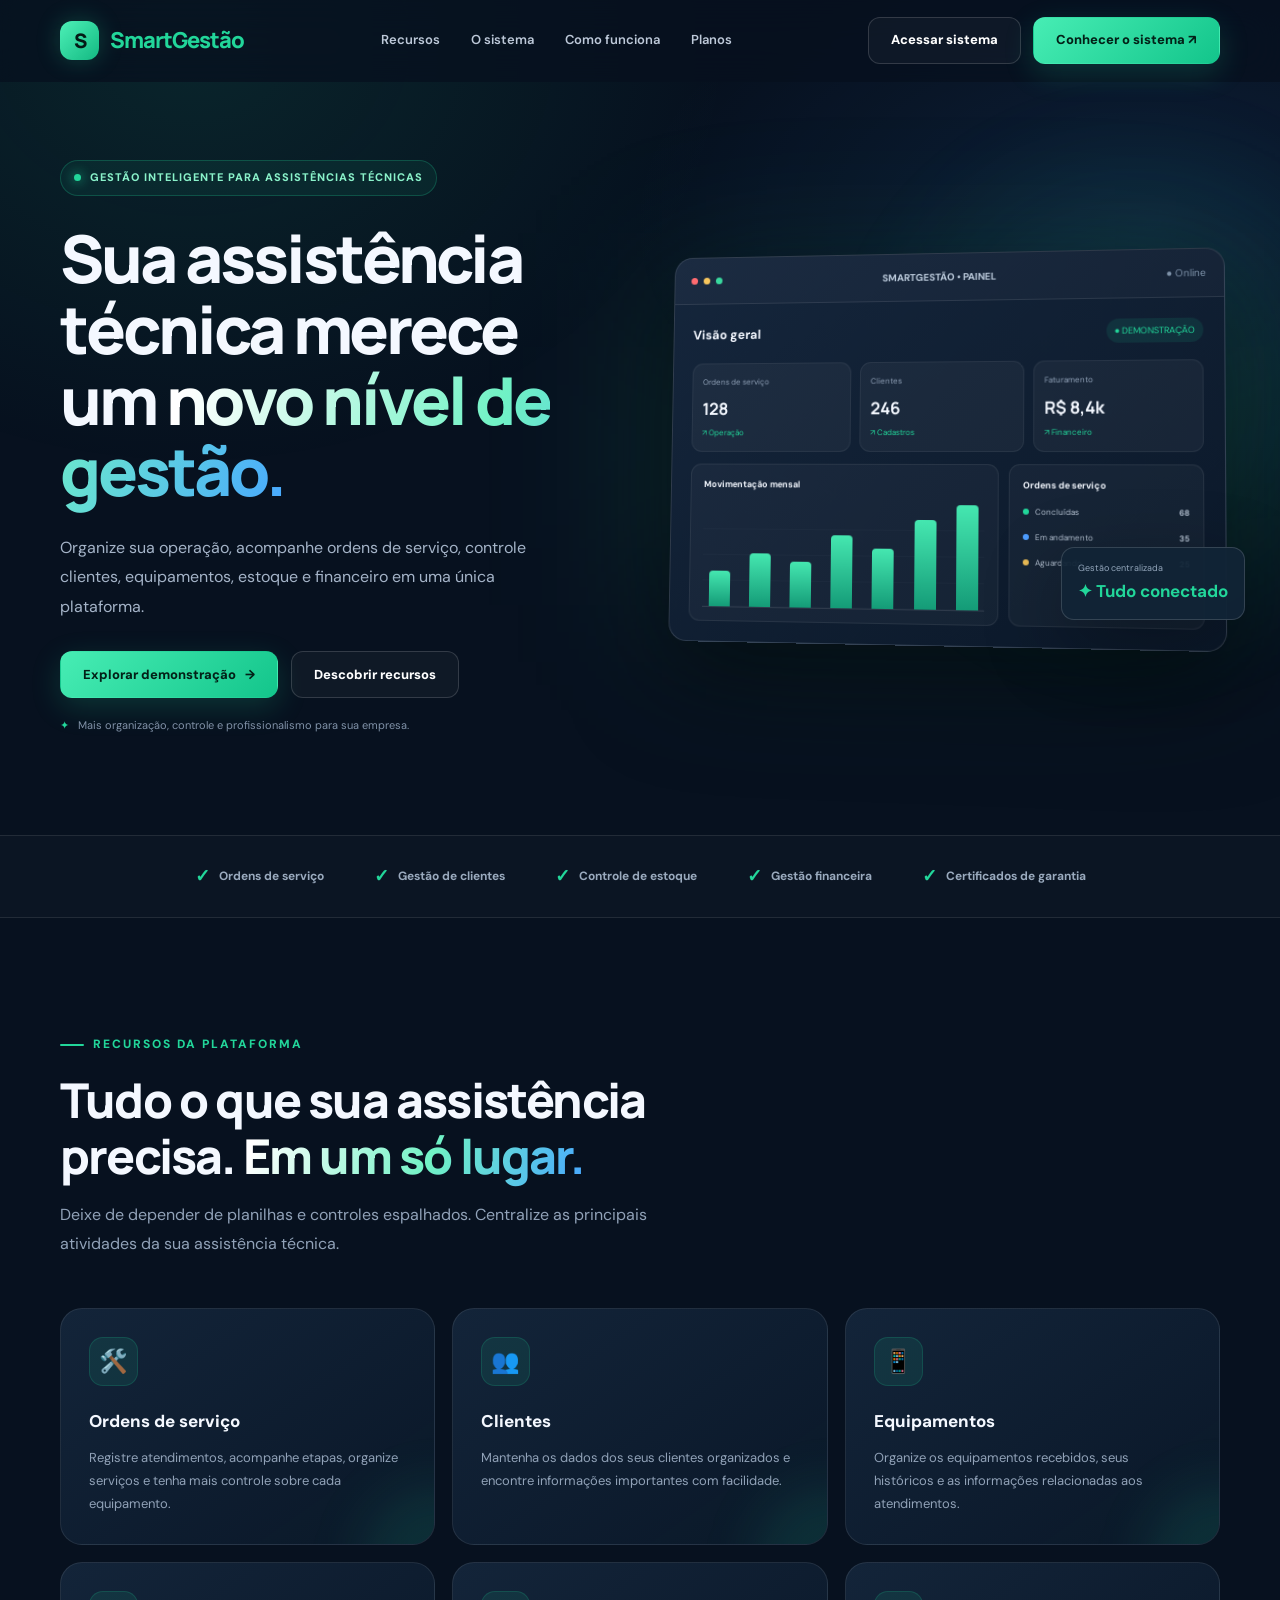
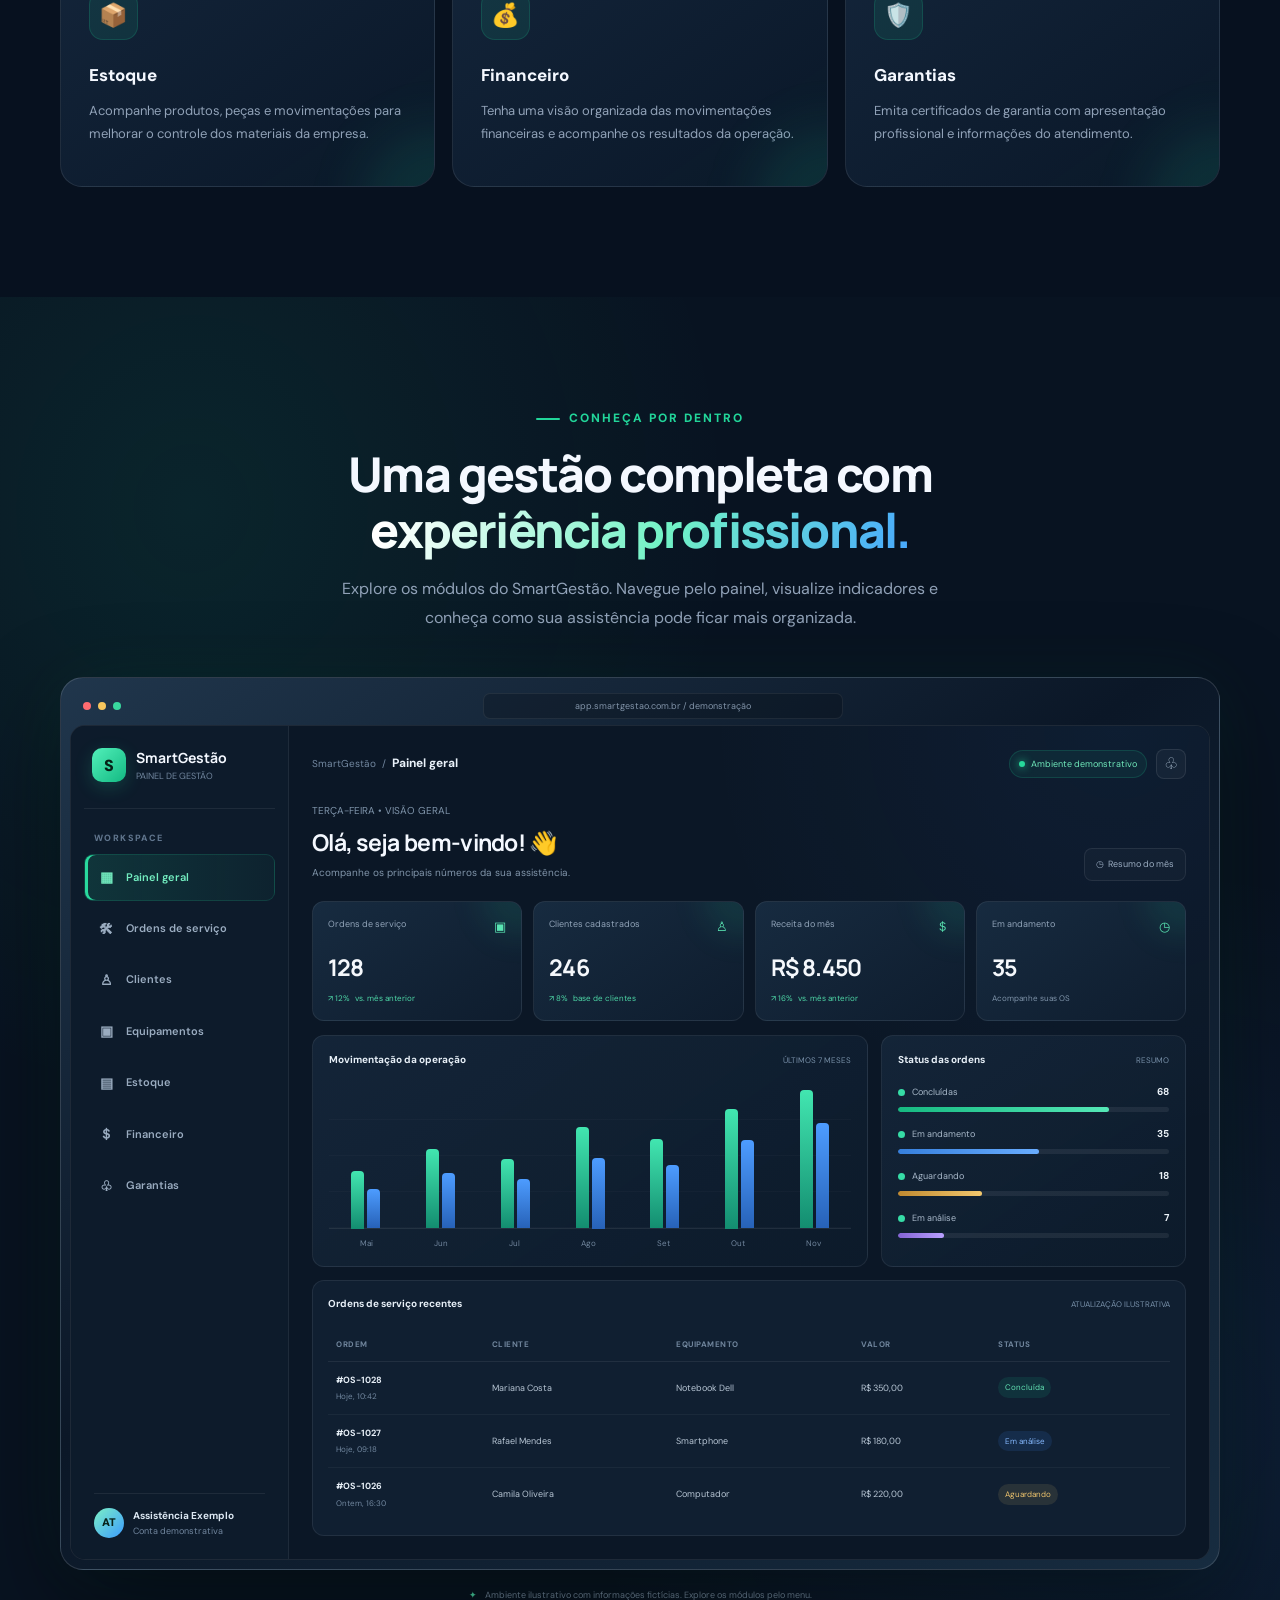
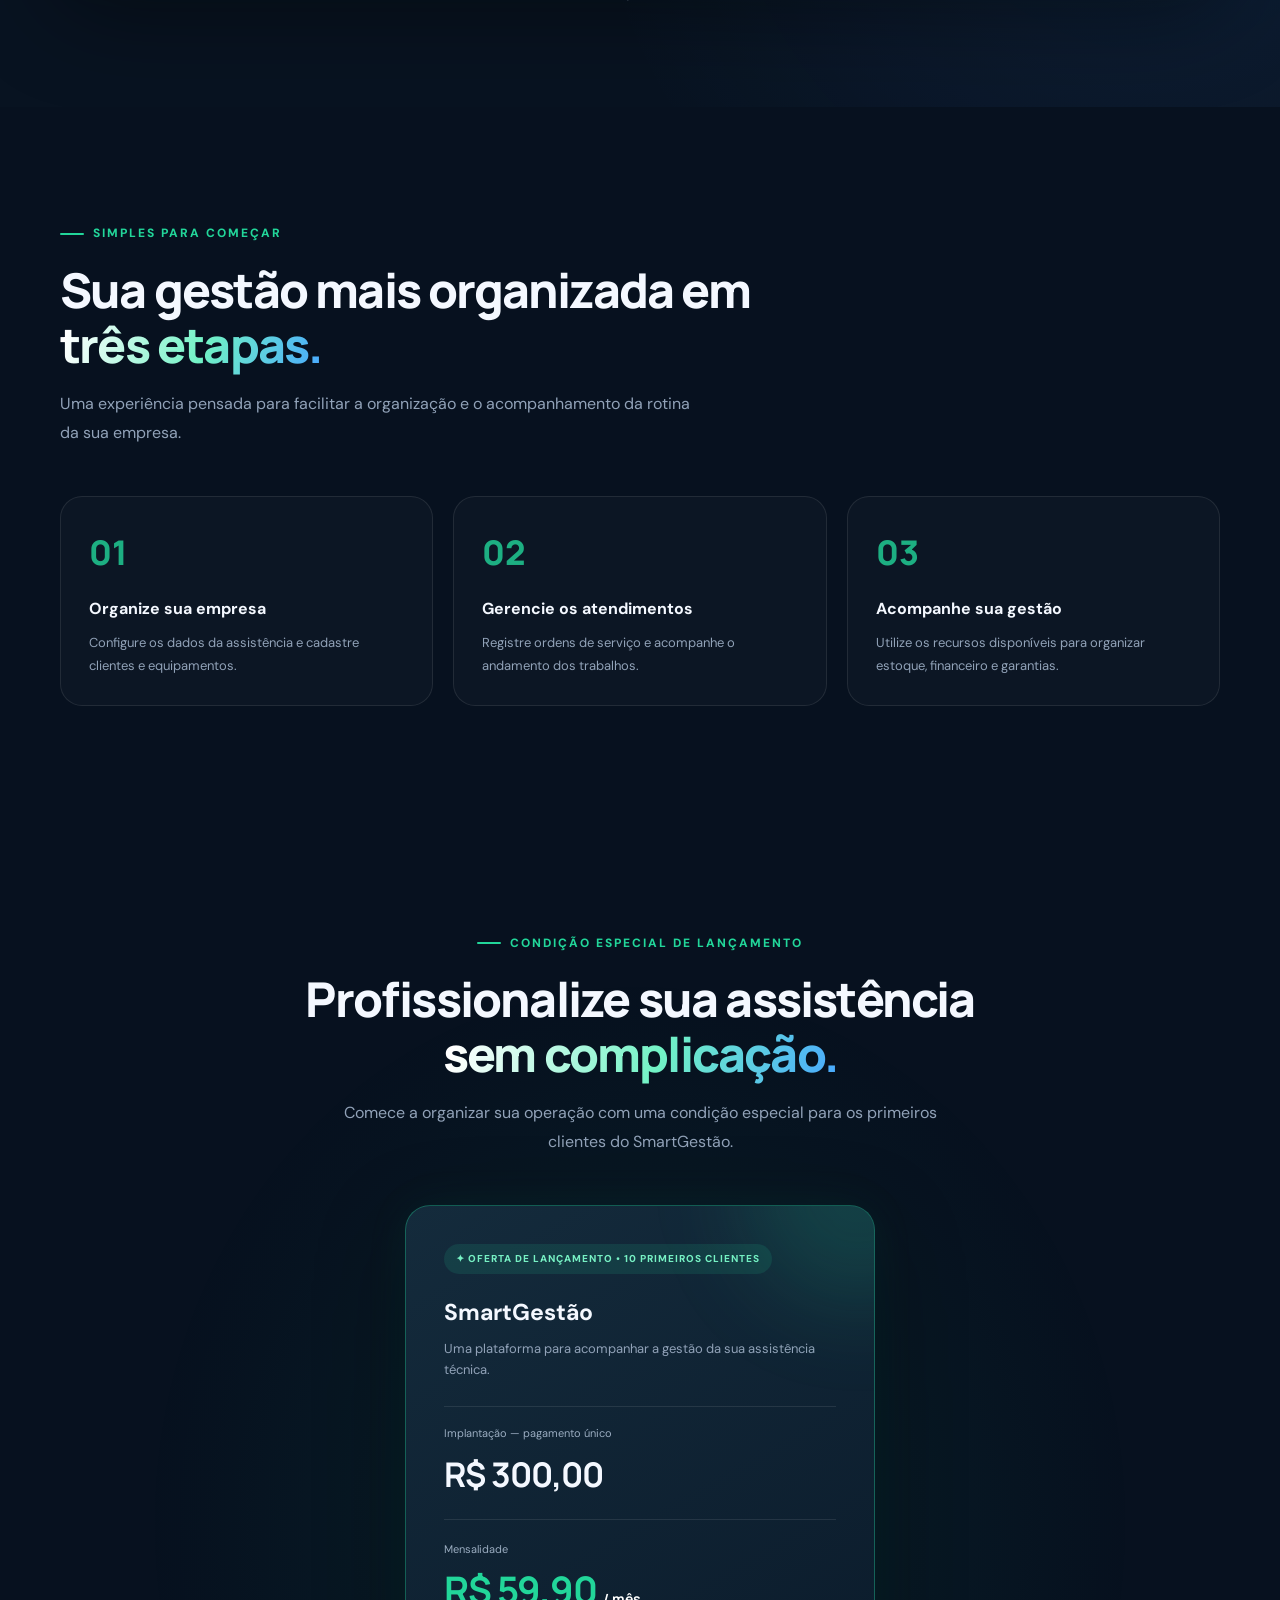
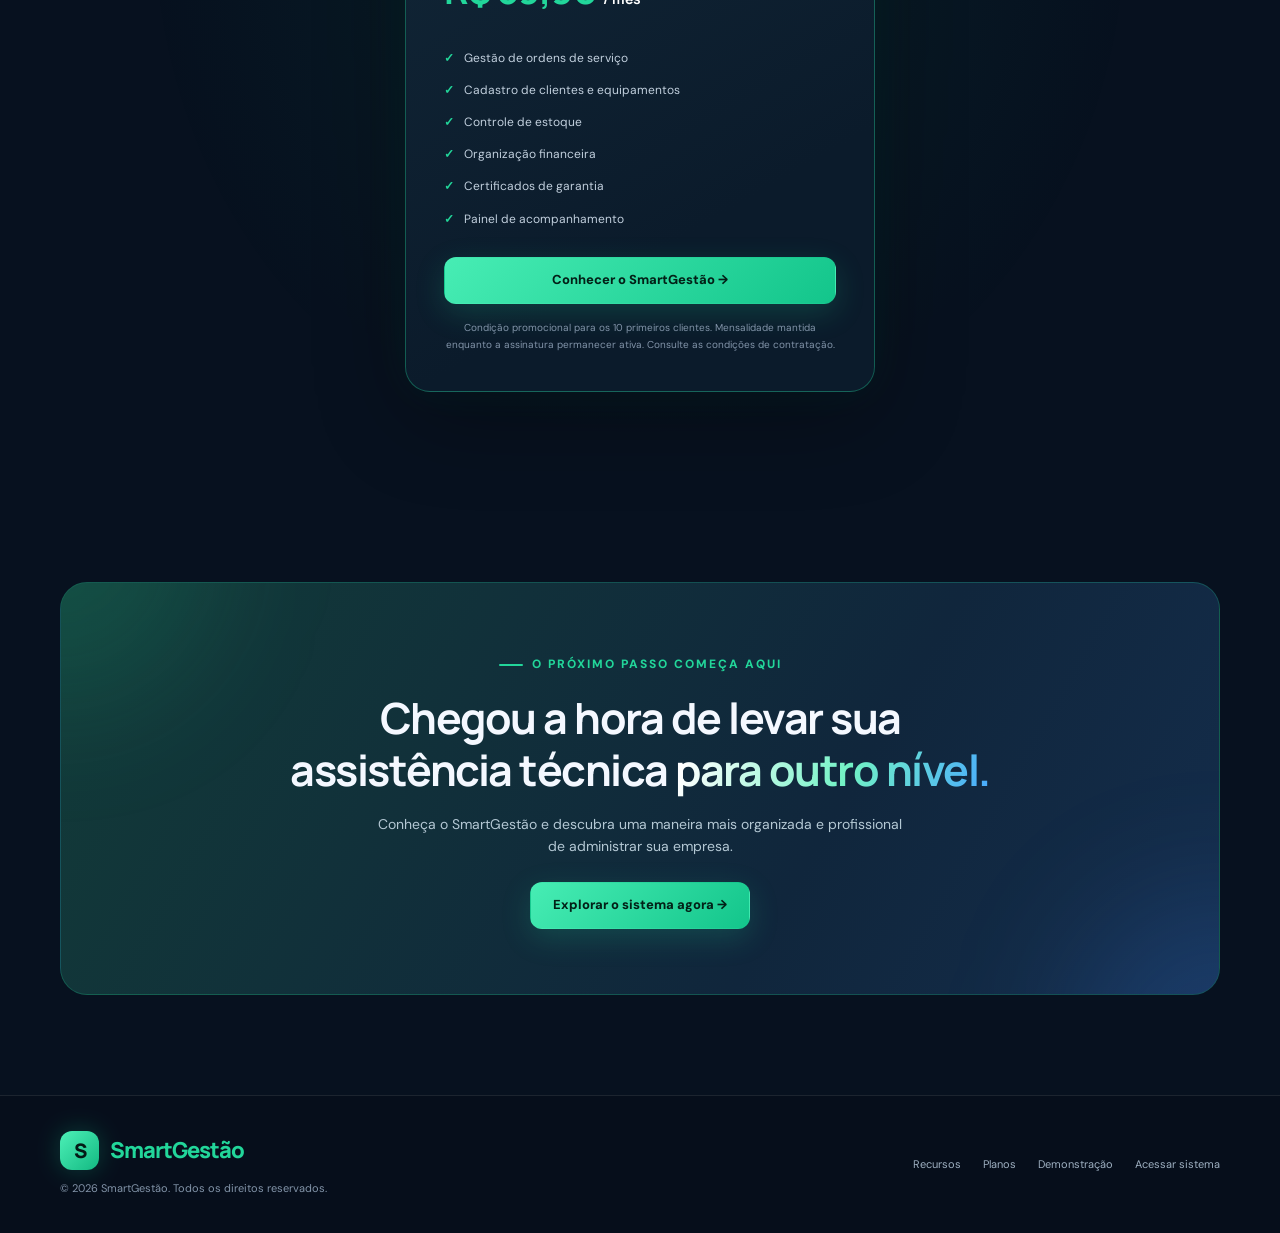
<file: index.html>
<!DOCTYPE html>
<html lang="pt-BR">
<head>
  <meta charset="UTF-8">
  <meta name="viewport" content="width=device-width, initial-scale=1.0">
  <meta name="theme-color" content="#07111f">
  <meta name="description" content="SmartGestão: sistema completo para organizar sua assistência técnica, controlar ordens de serviço, clientes, equipamentos, estoque e financeiro.">
  <title>SmartGestão | Sua assistência técnica em outro nível</title>

  <link rel="preconnect" href="https://fonts.googleapis.com">
  <link rel="preconnect" href="https://fonts.gstatic.com" crossorigin>
  <link href="https://fonts.googleapis.com/css2?family=DM+Sans:wght@400;500;600;700;800&family=Manrope:wght@400;500;600;700;800&display=swap" rel="stylesheet">

  <style>
    :root {
      --bg: #07111f;
      --bg2: #0a1728;
      --panel: #101f32;
      --panel2: #14263b;
      --green: #22d69a;
      --green2: #12b981;
      --blue: #438cff;
      --text: #f4f8ff;
      --muted: #91a2b8;
      --line: rgba(255,255,255,.09);
      --radius: 22px;
      --shadow: 0 25px 80px rgba(0,0,0,.3);
    }

    * {
      box-sizing: border-box;
      margin: 0;
      padding: 0;
    }

    html {
      scroll-behavior: smooth;
      scroll-padding-top: 90px;
    }

    body {
      background: var(--bg);
      color: var(--text);
      font-family: "DM Sans", sans-serif;
      overflow-x: hidden;
      line-height: 1.6;
    }

    body::before {
      content: "";
      position: fixed;
      inset: 0;
      pointer-events: none;
      z-index: -1;
      background:
        radial-gradient(ellipse at 15% 5%, rgba(34,214,154,.10), transparent 35%),
        radial-gradient(ellipse at 90% 25%, rgba(67,140,255,.11), transparent 32%);
    }

    a {
      color: inherit;
      text-decoration: none;
    }

    button {
      font: inherit;
    }

    .container {
      width: min(1160px, calc(100% - 40px));
      margin: 0 auto;
    }

    .section {
      padding: 110px 0;
      position: relative;
    }

    .section-label {
      display: inline-flex;
      align-items: center;
      gap: 9px;
      color: var(--green);
      font-size: 12px;
      font-weight: 800;
      letter-spacing: 2px;
      text-transform: uppercase;
      margin-bottom: 18px;
    }

    .section-label::before {
      content: "";
      width: 24px;
      height: 2px;
      background: var(--green);
      border-radius: 5px;
    }

    .section-title {
      font-family: "Manrope", sans-serif;
      font-size: clamp(30px, 4vw, 48px);
      font-weight: 800;
      line-height: 1.15;
      letter-spacing: -1.8px;
      max-width: 760px;
    }

    .section-description {
      color: var(--muted);
      font-size: 16px;
      max-width: 630px;
      margin-top: 18px;
      line-height: 1.8;
    }

    .gradient-text {
      background: linear-gradient(110deg, #ffffff 5%, #71f2c5 55%, #48a8ff 100%);
      -webkit-background-clip: text;
      background-clip: text;
      color: transparent;
    }

    /* HEADER */

    .header {
      height: 82px;
      position: fixed;
      inset: 0 0 auto;
      z-index: 100;
      display: flex;
      align-items: center;
      background: rgba(7,17,31,.76);
      backdrop-filter: blur(18px);
      border-bottom: 1px solid transparent;
      transition: .3s;
    }

    .header.scrolled {
      border-bottom-color: var(--line);
      background: rgba(7,17,31,.94);
    }

    .nav {
      display: flex;
      align-items: center;
      justify-content: space-between;
      gap: 25px;
    }

    .brand {
      display: flex;
      align-items: center;
      gap: 11px;
      font-family: "Manrope", sans-serif;
      font-size: 22px;
      font-weight: 800;
      letter-spacing: -1px;
    }

    .brand-icon {
      width: 39px;
      height: 39px;
      border-radius: 12px;
      display: grid;
      place-items: center;
      color: #041a15;
      font-size: 20px;
      font-weight: 900;
      background: linear-gradient(135deg, #4df0b7, #13b982);
      box-shadow: 0 0 25px rgba(34,214,154,.24);
    }

    .brand span:last-child {
      color: var(--green);
    }

    .nav-links {
      display: flex;
      align-items: center;
      gap: 31px;
      color: #bdc9d9;
      font-size: 13px;
      font-weight: 600;
    }

    .nav-links a {
      transition: .25s;
    }

    .nav-links a:hover {
      color: var(--green);
    }

    .nav-actions {
      display: flex;
      align-items: center;
      gap: 12px;
    }

    .btn {
      min-height: 47px;
      padding: 0 22px;
      border-radius: 12px;
      display: inline-flex;
      justify-content: center;
      align-items: center;
      gap: 9px;
      font-size: 13px;
      font-weight: 800;
      border: 1px solid transparent;
      cursor: pointer;
      transition: transform .25s, box-shadow .25s, background .25s;
    }

    .btn:hover {
      transform: translateY(-3px);
    }

    .btn-primary {
      color: #032017;
      background: linear-gradient(135deg, #47edb4, #13c58b);
      box-shadow: 0 9px 30px rgba(34,214,154,.19);
    }

    .btn-primary:hover {
      box-shadow: 0 12px 35px rgba(34,214,154,.32);
    }

    .btn-outline {
      border-color: rgba(255,255,255,.15);
      color: white;
      background: rgba(255,255,255,.035);
    }

    .btn-outline:hover {
      border-color: var(--green);
      background: rgba(34,214,154,.07);
    }

    .mobile-toggle {
      display: none;
      width: 44px;
      height: 44px;
      border: 1px solid var(--line);
      border-radius: 11px;
      color: white;
      background: var(--panel);
      font-size: 21px;
      cursor: pointer;
    }

    /* HERO */

    .hero {
      min-height: 760px;
      padding: 160px 0 100px;
      position: relative;
      display: flex;
      align-items: center;
      overflow: hidden;
    }

    .hero::before {
      content: "";
      position: absolute;
      width: 650px;
      height: 650px;
      border-radius: 50%;
      top: 70px;
      right: -180px;
      background: radial-gradient(circle, rgba(34,214,154,.13), transparent 68%);
      filter: blur(15px);
      pointer-events: none;
    }

    .hero-grid {
      display: grid;
      grid-template-columns: 1fr 1.04fr;
      align-items: center;
      gap: 65px;
      position: relative;
      z-index: 1;
    }

    .hero-copy {
      animation: fadeUp .9s both;
    }

    .eyebrow {
      display: inline-flex;
      align-items: center;
      gap: 9px;
      padding: 8px 13px;
      border: 1px solid rgba(34,214,154,.23);
      border-radius: 50px;
      color: #8af2ca;
      background: rgba(34,214,154,.07);
      font-size: 11px;
      font-weight: 800;
      letter-spacing: 1px;
      margin-bottom: 27px;
    }

    .eyebrow-dot {
      width: 7px;
      height: 7px;
      border-radius: 50%;
      background: var(--green);
      box-shadow: 0 0 12px var(--green);
    }

    .hero h1 {
      font-family: "Manrope", sans-serif;
      font-size: clamp(43px, 5.2vw, 66px);
      line-height: 1.08;
      letter-spacing: -3px;
      font-weight: 800;
    }

    .hero-copy > p {
      color: #a5b4c8;
      font-size: 16px;
      line-height: 1.85;
      max-width: 520px;
      margin: 25px 0 30px;
    }

    .hero-buttons {
      display: flex;
      flex-wrap: wrap;
      gap: 13px;
    }

    .hero-note {
      color: #8092a8;
      font-size: 11px;
      margin-top: 19px;
    }

    .hero-note span {
      color: var(--green);
      margin-right: 6px;
    }

    /* DASHBOARD MOCKUP */

    .hero-visual {
      position: relative;
      animation: fadeUp 1s .15s both;
      perspective: 1200px;
    }

    .dashboard-glow {
      position: absolute;
      inset: 10% 0;
      background: rgba(34,214,154,.16);
      filter: blur(85px);
      z-index: -1;
    }

    .dashboard {
      background: linear-gradient(145deg, #15263c, #0b1829);
      border: 1px solid rgba(255,255,255,.14);
      border-radius: 19px;
      overflow: hidden;
      box-shadow: 0 35px 100px rgba(0,0,0,.5);
      transform: rotateY(-7deg) rotateX(3deg);
      animation: float 6s ease-in-out infinite;
    }

    .dash-top {
      height: 48px;
      border-bottom: 1px solid var(--line);
      display: flex;
      align-items: center;
      justify-content: space-between;
      padding: 0 17px;
      background: rgba(255,255,255,.025);
    }

    .dash-dots {
      display: flex;
      gap: 6px;
    }

    .dash-dots i {
      width: 7px;
      height: 7px;
      border-radius: 50%;
      background: #53667e;
    }

    .dash-dots i:first-child { background: #ff6b70; }
    .dash-dots i:nth-child(2) { background: #f7c65d; }
    .dash-dots i:nth-child(3) { background: #39d89e; }

    .dash-brand {
      font-size: 10px;
      font-weight: 800;
      color: #b9c8d9;
    }

    .dash-content {
      padding: 20px;
    }

    .dash-heading {
      display: flex;
      justify-content: space-between;
      align-items: center;
      margin-bottom: 17px;
    }

    .dash-heading strong {
      font-size: 13px;
    }

    .dash-heading span {
      font-size: 9px;
      color: var(--green);
      background: rgba(34,214,154,.1);
      padding: 5px 8px;
      border-radius: 20px;
    }

    .dash-kpis {
      display: grid;
      grid-template-columns: repeat(3,1fr);
      gap: 9px;
    }

    .kpi {
      padding: 12px 10px;
      background: rgba(255,255,255,.045);
      border: 1px solid rgba(255,255,255,.06);
      border-radius: 11px;
    }

    .kpi small {
      display: block;
      color: #91a2b8;
      font-size: 8px;
      margin-bottom: 7px;
    }

    .kpi strong {
      font-size: 17px;
      font-family: "Manrope", sans-serif;
    }
        .kpi em {
      display: block;
      color: var(--green);
      font-size: 8px;
      font-style: normal;
      margin-top: 4px;
    }

    .dash-lower {
      display: grid;
      grid-template-columns: 1.25fr .75fr;
      gap: 10px;
      margin-top: 12px;
    }

    .dash-card {
      padding: 13px;
      border: 1px solid rgba(255,255,255,.07);
      background: rgba(255,255,255,.035);
      border-radius: 11px;
      min-width: 0;
    }

    .dash-card-title {
      font-size: 9px;
      font-weight: 700;
      margin-bottom: 13px;
    }

    .chart {
      height: 105px;
      display: flex;
      align-items: end;
      justify-content: space-around;
      gap: 7px;
      border-bottom: 1px solid rgba(255,255,255,.1);
      background: repeating-linear-gradient(to bottom, transparent 0 25px, rgba(255,255,255,.045) 26px);
    }

    .chart i {
      flex: 1;
      max-width: 22px;
      border-radius: 4px 4px 0 0;
      background: linear-gradient(180deg, #45e7b0, #149b77);
      transform-origin: bottom;
      animation: growBar 1.5s ease-out both;
    }

    .chart i:nth-child(1) { height: 35%; }
    .chart i:nth-child(2) { height: 52%; animation-delay: .1s; }
    .chart i:nth-child(3) { height: 44%; animation-delay: .2s; }
    .chart i:nth-child(4) { height: 70%; animation-delay: .3s; }
    .chart i:nth-child(5) { height: 58%; animation-delay: .4s; }
    .chart i:nth-child(6) { height: 86%; animation-delay: .5s; }
    .chart i:nth-child(7) { height: 100%; animation-delay: .6s; }

    .status-list {
      display: flex;
      flex-direction: column;
      gap: 12px;
    }

    .status-row {
      display: flex;
      justify-content: space-between;
      align-items: center;
      font-size: 8px;
      color: #b5c2d2;
    }

    .status-row span:first-child::before {
      content: "";
      width: 6px;
      height: 6px;
      border-radius: 50%;
      display: inline-block;
      margin-right: 6px;
      background: var(--green);
    }

    .status-row:nth-child(2) span:first-child::before { background: #4d9dff; }
    .status-row:nth-child(3) span:first-child::before { background: #e9bb55; }

    .floating-card {
      position: absolute;
      right: -25px;
      bottom: 25px;
      padding: 13px 16px;
      border: 1px solid rgba(255,255,255,.15);
      border-radius: 13px;
      background: rgba(17,36,54,.95);
      box-shadow: var(--shadow);
      animation: float 5s 1s ease-in-out infinite;
    }

    .floating-card small {
      display: block;
      color: #94a6bb;
      font-size: 9px;
    }

    .floating-card strong {
      display: block;
      color: var(--green);
      font-size: 17px;
      margin-top: 3px;
    }

    /* TRUST STRIP */

    .trust-strip {
      border-top: 1px solid var(--line);
      border-bottom: 1px solid var(--line);
      background: rgba(255,255,255,.018);
      padding: 26px 0;
    }

    .trust-inner {
      display: flex;
      justify-content: center;
      align-items: center;
      gap: 50px;
      flex-wrap: wrap;
    }

    .trust-item {
      color: #9aaabe;
      font-size: 12px;
      font-weight: 700;
      display: flex;
      align-items: center;
      gap: 9px;
    }

    .trust-item span {
      color: var(--green);
      font-size: 18px;
    }

    /* FEATURES */

    .features-grid {
      display: grid;
      grid-template-columns: repeat(3,1fr);
      gap: 17px;
      margin-top: 50px;
    }

    .feature-card {
      position: relative;
      overflow: hidden;
      min-height: 225px;
      padding: 28px;
      border-radius: var(--radius);
      border: 1px solid var(--line);
      background: linear-gradient(145deg, rgba(21,39,60,.9), rgba(11,25,42,.88));
      transition: .35s;
    }

    .feature-card::after {
      content: "";
      position: absolute;
      width: 160px;
      height: 160px;
      right: -85px;
      bottom: -100px;
      border-radius: 50%;
      background: rgba(34,214,154,.12);
      filter: blur(25px);
      transition: .4s;
    }

    .feature-card:hover {
      transform: translateY(-8px);
      border-color: rgba(34,214,154,.4);
      box-shadow: 0 20px 50px rgba(0,0,0,.2);
    }

    .feature-card:hover::after {
      transform: scale(1.8);
    }

    .feature-icon {
      width: 49px;
      height: 49px;
      display: grid;
      place-items: center;
      border-radius: 14px;
      background: rgba(34,214,154,.1);
      border: 1px solid rgba(34,214,154,.17);
      color: var(--green);
      font-size: 23px;
      margin-bottom: 22px;
    }

    .feature-card h3 {
      font-size: 17px;
      font-weight: 800;
      margin-bottom: 10px;
    }

    .feature-card p {
      color: var(--muted);
      font-size: 13px;
      line-height: 1.8;
    }

    /* SHOWCASE */

    .showcase {
      background: linear-gradient(180deg, transparent, rgba(15,33,52,.55), transparent);
    }

    .showcase-grid {
      display: grid;
      grid-template-columns: 1fr 1fr;
      align-items: center;
      gap: 70px;
      margin-top: 45px;
    }

    .showcase-list {
      display: flex;
      flex-direction: column;
      gap: 23px;
      margin-top: 30px;
    }

    .showcase-item {
      display: flex;
      gap: 15px;
    }

    .check {
      width: 27px;
      height: 27px;
      flex: 0 0 27px;
      display: grid;
      place-items: center;
      color: var(--green);
      background: rgba(34,214,154,.12);
      border-radius: 9px;
      font-size: 13px;
      font-weight: 900;
    }

    .showcase-item strong {
      display: block;
      font-size: 14px;
      margin-bottom: 5px;
    }

    .showcase-item p {
      color: var(--muted);
      font-size: 12px;
      line-height: 1.7;
    }

    .showcase-visual {
      position: relative;
      padding: 22px;
      border: 1px solid var(--line);
      border-radius: 23px;
      background: linear-gradient(145deg, #15273c, #0c1a2b);
      box-shadow: var(--shadow);
    }

    .showcase-visual::before {
      content: "";
      position: absolute;
      inset: -30px;
      background: rgba(67,140,255,.1);
      filter: blur(55px);
      z-index: -1;
    }

    .mini-top {
      display: flex;
      justify-content: space-between;
      align-items: center;
      margin-bottom: 22px;
    }

    .mini-top strong {
      font-size: 13px;
    }

    .mini-top span {
      color: var(--green);
      font-size: 10px;
    }

    .order-row {
      display: grid;
      grid-template-columns: 1fr auto auto;
      gap: 13px;
      align-items: center;
      padding: 15px 10px;
      border-bottom: 1px solid var(--line);
      font-size: 11px;
    }

    .order-row:last-child {
      border: 0;
    }

    .order-name strong {
      display: block;
      font-size: 11px;
    }

    .order-name small {
      color: #8193a9;
      font-size: 9px;
    }

    .order-price {
      font-weight: 700;
    }

    .pill {
      padding: 5px 8px;
      border-radius: 20px;
      background: rgba(34,214,154,.1);
      color: var(--green);
      font-size: 8px;
      white-space: nowrap;
    }

    .pill.blue {
      color: #82b9ff;
      background: rgba(67,140,255,.12);
    }

    .pill.yellow {
      color: #f4c96e;
      background: rgba(244,201,110,.1);
    }

    /* STEPS */

    .steps-grid {
      display: grid;
      grid-template-columns: repeat(3,1fr);
      gap: 20px;
      margin-top: 48px;
    }

    .step-card {
      padding: 28px;
      border: 1px solid var(--line);
      border-radius: var(--radius);
      background: rgba(255,255,255,.025);
      position: relative;
    }

    .step-number {
      color: var(--green);
      font-family: "Manrope", sans-serif;
      font-size: 34px;
      font-weight: 800;
      opacity: .8;
      margin-bottom: 17px;
    }

    .step-card h3 {
      font-size: 16px;
      margin-bottom: 9px;
    }

    .step-card p {
      color: var(--muted);
      font-size: 13px;
      line-height: 1.8;
    }

    /* PRICING */

    .pricing-section {
      background:
        radial-gradient(ellipse at 50% 55%, rgba(34,214,154,.08), transparent 55%);
    }

    .pricing-wrap {
      display: flex;
      justify-content: center;
      margin-top: 48px;
    }

    .pricing-card {
      width: min(470px,100%);
      position: relative;
      padding: 38px;
      border-radius: 25px;
      border: 1px solid rgba(34,214,154,.35);
      background: linear-gradient(150deg, #142b3c, #0b1b2b 75%);
      box-shadow: 0 25px 90px rgba(0,0,0,.32), 0 0 45px rgba(34,214,154,.07);
      overflow: hidden;
    }

    .pricing-card::before {
      content: "";
      position: absolute;
      width: 230px;
      height: 230px;
      top: -130px;
      right: -100px;
      background: rgba(34,214,154,.15);
      filter: blur(45px);
      border-radius: 50%;
    }

    .launch-badge {
      display: inline-flex;
      padding: 7px 12px;
      border-radius: 30px;
      background: rgba(34,214,154,.12);
      color: #77f1c4;
      font-size: 10px;
      font-weight: 800;
      letter-spacing: 1px;
      text-transform: uppercase;
      margin-bottom: 20px;
    }

    .pricing-card h3 {
      font-size: 23px;
      margin-bottom: 8px;
    }

    .pricing-card > p {
      color: var(--muted);
      font-size: 13px;
      margin-bottom: 26px;
    }

    .setup-price {
      padding: 18px 0;
      border-top: 1px solid var(--line);
      border-bottom: 1px solid var(--line);
    }

    .setup-price small,
    .monthly-price small {
      display: block;
      color: #9aacc0;
      font-size: 11px;
    }

    .setup-price strong {
      display: block;
      font-family: "Manrope", sans-serif;
      font-size: 34px;
      letter-spacing: -1px;
      margin-top: 4px;
    }

    .monthly-price {
      padding: 21px 0;
    }

    .monthly-price strong {
      color: var(--green);
      font-family: "Manrope", sans-serif;
      font-size: 38px;
      letter-spacing: -1.5px;
    }

    .monthly-price strong span {
      color: white;
      font-size: 14px;
      letter-spacing: 0;
    }

    .pricing-list {
      display: flex;
      flex-direction: column;
      gap: 13px;
      margin: 8px 0 28px;
    }

    .pricing-list li {
      list-style: none;
      color: #c1cfdd;
      font-size: 12px;
    }

    .pricing-list li::before {
      content: "✓";
      color: var(--green);
      font-weight: 900;
      margin-right: 10px;
    }

    .pricing-card .btn {
      width: 100%;
    }

    .pricing-footnote {
      color: #8294a9;
      font-size: 10px;
      text-align: center;
      margin-top: 15px;
      line-height: 1.7;
    }

    /* CTA */

    .final-cta {
      padding: 80px 0 100px;
    }

    .cta-box {
      position: relative;
      overflow: hidden;
      text-align: center;
      padding: 65px 30px;
      border-radius: 27px;
      border: 1px solid rgba(34,214,154,.23);
      background: linear-gradient(120deg, #123b38, #10263c 65%, #142d4c);
    }

    .cta-box::before,
    .cta-box::after {
      content: "";
      position: absolute;
      width: 300px;
      height: 300px;
      border-radius: 50%;
      background: rgba(34,214,154,.13);
      filter: blur(65px);
    }

    .cta-box::before {
      left: -150px;
      top: -180px;
    }

    .cta-box::after {
      right: -150px;
      bottom: -200px;
      background: rgba(67,140,255,.16);
    }

    .cta-box > * {
      position: relative;
      z-index: 1;
    }

    .cta-box h2 {
      font-family: "Manrope", sans-serif;
      font-size: clamp(29px,4vw,43px);
      line-height: 1.2;
      letter-spacing: -1.5px;
      max-width: 700px;
      margin: 0 auto;
    }

    .cta-box p {
      color: #b4c8d4;
      font-size: 14px;
      max-width: 540px;
      margin: 17px auto 25px;
    }

    /* FOOTER */

    footer {
      border-top: 1px solid var(--line);
      padding: 35px 0;
      background: rgba(0,0,0,.12);
    }

    .footer-inner {
      display: flex;
      align-items: center;
      justify-content: space-between;
      gap: 20px;
      flex-wrap: wrap;
    }

    .footer-copy {
      color: #8293a8;
      font-size: 11px;
      margin-top: 10px;
    }

    .footer-links {
      display: flex;
      gap: 22px;
      color: #9eafc1;
      font-size: 11px;
    }

    .footer-links a:hover {
      color: var(--green);
    }

    /* REVEAL ANIMATIONS */

    .reveal {
      opacity: 0;
      transform: translateY(28px);
      transition: opacity .75s ease, transform .75s ease;
    }

    .reveal.visible {
      opacity: 1;
      transform: translateY(0);
    }

    .reveal-delay-1 { transition-delay: .1s; }
    .reveal-delay-2 { transition-delay: .2s; }
    .reveal-delay-3 { transition-delay: .3s; }

    @keyframes fadeUp {
      from { opacity: 0; transform: translateY(25px); }
      to { opacity: 1; transform: translateY(0); }
    }

    @keyframes float {
      0%,100% { transform: translateY(0) rotateY(-7deg) rotateX(3deg); }
      50% { transform: translateY(-12px) rotateY(-5deg) rotateX(2deg); }
    }

    @keyframes growBar {
      from { transform: scaleY(.05); }
      to { transform: scaleY(1); }
    }

    /* RESPONSIVE */

    @media (max-width: 950px) {
      .hero-grid {
        grid-template-columns: 1fr;
        gap: 55px;
      }

      .hero-copy {
        max-width: 700px;
      }

      .hero-visual {
        max-width: 650px;
        margin: 0 auto;
        width: 100%;
      }

      .features-grid {
        grid-template-columns: repeat(2,1fr);
      }

      .showcase-grid {
        gap: 35px;
      }
    }

    @media (max-width: 720px) {
      .header {
        height: 72px;
      }

      .nav-links {
        display: none;
        position: absolute;
        top: 71px;
        left: 0;
        right: 0;
        padding: 22px;
        background: #0a192a;
        border-bottom: 1px solid var(--line);
        flex-direction: column;
        align-items: stretch;
        gap: 0;
      }

      .nav-links.open {
        display: flex;
      }

      .nav-links a {
        padding: 13px 5px;
        border-bottom: 1px solid var(--line);
      }

      .nav-actions .btn-outline {
        display: none;
      }

      .nav-actions .btn {
        min-height: 41px;
        padding: 0 13px;
        font-size: 11px;
      }

      .mobile-toggle {
        display: block;
      }

      .hero {
        padding: 125px 0 75px;
        min-height: auto;
      }

      .hero h1 {
        font-size: clamp(39px, 10vw, 54px);
        letter-spacing: -2px;
      }

      .hero-copy > p {
        font-size: 14px;
      }

      .section {
        padding: 78px 0;
      }

      .features-grid {
        grid-template-columns: 1fr;
        margin-top: 35px;
      }

      .feature-card {
        min-height: auto;
      }

      .showcase-grid {
        grid-template-columns: 1fr;
      }

      .steps-grid {
        grid-template-columns: 1fr;
      }

      .trust-inner {
        gap: 19px 25px;
      }

      .trust-item {
        font-size: 10px;
      }

      .floating-card {
        right: -5px;
        bottom: -18px;
      }

      .pricing-card {
        padding: 27px 23px;
      }

      .cta-box {
        padding: 48px 20px;
      }

      .footer-inner {
        flex-direction: column;
        align-items: flex-start;
      }
    }

    @media (max-width: 430px) {
      .container {
        width: min(100% - 30px,1160px);
      }

      .brand {
        font-size: 19px;
      }

      .brand-icon {
        width: 35px;
        height: 35px;
      }

      .hero-buttons {
        flex-direction: column;
      }

      .hero-buttons .btn {
        width: 100%;
      }

      .dash-content {
        padding: 12px;
      }

      .kpi {
        padding: 9px 7px;
      }

      .kpi strong {
        font-size: 14px;
      }

      .dash-lower {
        grid-template-columns: 1fr;
      }

      .dashboard {
        transform: none;
      }

      .dashboard {
        animation: none;
      }

      .order-row {
        gap: 7px;
        padding: 12px 4px;
      }

      .order-price {
        font-size: 10px;
      }

      .footer-links {
        flex-wrap: wrap;
      }
    }

    @media (prefers-reduced-motion: reduce) {
      *,
      *::before,
      *::after {
        scroll-behavior: auto !important;
        animation-duration: .01ms !important;
        animation-iteration-count: 1 !important;
        transition-duration: .01ms !important;
      }

      .reveal {
        opacity: 1;
        transform: none;
      }
    }
  </style>
</head>
<body>

  <!-- CABEÇALHO -->
  <header class="header" id="header">
    <div class="container nav">

      <a href="#" class="brand" aria-label="SmartGestão - início">
        <span class="brand-icon">S</span>
        <span>Smart<span>Gestão</span></span>
      </a>

      <nav class="nav-links" id="navLinks">
        <a href="#recursos">Recursos</a>
        <a href="#sistema">O sistema</a>
        <a href="#como-funciona">Como funciona</a>
        <a href="#planos">Planos</a>
      </nav>

      <div class="nav-actions">
        <a href="app.html" class="btn btn-outline">Acessar sistema</a>
        <a href="#sistema" class="btn btn-primary">Conhecer o sistema ↗</a>
        <button class="mobile-toggle" id="mobileToggle" aria-label="Abrir menu">☰</button>
      </div>

    </div>
  </header>

  <main>

    <!-- HERO -->
    <section class="hero">
      <div class="container hero-grid">

        <div class="hero-copy">
          <div class="eyebrow">
            <span class="eyebrow-dot"></span>
            GESTÃO INTELIGENTE PARA ASSISTÊNCIAS TÉCNICAS
          </div>

          <h1>
            Sua assistência técnica merece um
            <span class="gradient-text">novo nível de gestão.</span>
          </h1>

          <p>
            Organize sua operação, acompanhe ordens de serviço,
            controle clientes, equipamentos, estoque e financeiro
            em uma única plataforma.
          </p>

          <div class="hero-buttons">
            <a href="#sistema" class="btn btn-primary">
              Explorar demonstração <span>→</span>
            </a>
            <a href="#recursos" class="btn btn-outline">
              Descobrir recursos
            </a>
          </div>

          <div class="hero-note">
            <span>✦</span>
            Mais organização, controle e profissionalismo para sua empresa.
          </div>
        </div>

        <div class="hero-visual">
          <div class="dashboard-glow"></div>

          <div class="dashboard">
            <div class="dash-top">
              <div class="dash-dots"><i></i><i></i><i></i></div>
              <div class="dash-brand">SMARTGESTÃO • PAINEL</div>
              <span style="font-size:10px;color:#7d91a8">● Online</span>
            </div>

            <div class="dash-content">
              <div class="dash-heading">
                <strong>Visão geral</strong>
                <span>● DEMONSTRAÇÃO</span>
              </div>

              <div class="dash-kpis">
                <div class="kpi">
                  <small>Ordens de serviço</small>
                  <strong>128</strong>
                  <em>↗ Operação</em>
                </div>
                <div class="kpi">
                  <small>Clientes</small>
                  <strong>246</strong>
                  <em>↗ Cadastros</em>
                </div>
                <div class="kpi">
                  <small>Faturamento</small>
                  <strong>R$ 8,4k</strong>
                  <em>↗ Financeiro</em>
                </div>
              </div>

              <div class="dash-lower">
                <div class="dash-card">
                  <div class="dash-card-title">Movimentação mensal</div>
                  <div class="chart">
                    <i></i><i></i><i></i><i></i><i></i><i></i><i></i>
                  </div>
                </div>

                <div class="dash-card">
                  <div class="dash-card-title">Ordens de serviço</div>
                  <div class="status-list">
                    <div class="status-row"><span>Concluídas</span><b>68</b></div>
                    <div class="status-row"><span>Em andamento</span><b>35</b></div>
                    <div class="status-row"><span>Aguardando</span><b>25</b></div>
                  </div>
                </div>
              </div>
            </div>
          </div>

          <div class="floating-card">
            <small>Gestão centralizada</small>
            <strong>✦ Tudo conectado</strong>
          </div>
        </div>

      </div>
    </section>

    <!-- DESTAQUES -->
    <section class="trust-strip">
      <div class="container trust-inner">
        <div class="trust-item"><span>✓</span> Ordens de serviço</div>
        <div class="trust-item"><span>✓</span> Gestão de clientes</div>
        <div class="trust-item"><span>✓</span> Controle de estoque</div>
        <div class="trust-item"><span>✓</span> Gestão financeira</div>
        <div class="trust-item"><span>✓</span> Certificados de garantia</div>
      </div>
    </section>

    <!-- RECURSOS -->
    <section class="section" id="recursos">
      <div class="container">

        <div class="reveal">
          <div class="section-label">Recursos da plataforma</div>
          <h2 class="section-title">
            Tudo o que sua assistência precisa.
            <span class="gradient-text">Em um só lugar.</span>
          </h2>
          <p class="section-description">
            Deixe de depender de planilhas e controles espalhados.
            Centralize as principais atividades da sua assistência técnica.
          </p>
        </div>

        <div class="features-grid">

          <article class="feature-card reveal">
            <div class="feature-icon">🛠️</div>
            <h3>Ordens de serviço</h3>
            <p>Registre atendimentos, acompanhe etapas, organize serviços e tenha mais controle sobre cada equipamento.</p>
          </article>

          <article class="feature-card reveal reveal-delay-1">
            <div class="feature-icon">👥</div>
            <h3>Clientes</h3>
            <p>Mantenha os dados dos seus clientes organizados e encontre informações importantes com facilidade.</p>
          </article>

          <article class="feature-card reveal reveal-delay-2">
            <div class="feature-icon">📱</div>
            <h3>Equipamentos</h3>
            <p>Organize os equipamentos recebidos, seus históricos e as informações relacionadas aos atendimentos.</p>
          </article>

          <article class="feature-card reveal">
            <div class="feature-icon">📦</div>
            <h3>Estoque</h3>
            <p>Acompanhe produtos, peças e movimentações para melhorar o controle dos materiais da empresa.</p>
          </article>

          <article class="feature-card reveal reveal-delay-1">
            <div class="feature-icon">💰</div>
            <h3>Financeiro</h3>
            <p>Tenha uma visão organizada das movimentações financeiras e acompanhe os resultados da operação.</p>
          </article>

          <article class="feature-card reveal reveal-delay-2">
            <div class="feature-icon">🛡️</div>
            <h3>Garantias</h3>
            <p>Emita certificados de garantia com apresentação profissional e informações do atendimento.</p>
          </article>

        </div>
      </div>
    </section>
        <!-- DEMONSTRAÇÃO INTERATIVA PREMIUM -->
    <style>
      .premium-demo {
        padding: 105px 0;
        overflow: hidden;
        background:
          radial-gradient(ellipse at 15% 15%, rgba(34,214,154,.09), transparent 35%),
          radial-gradient(ellipse at 90% 80%, rgba(67,140,255,.10), transparent 35%),
          #081321;
      }

      .premium-heading {
        max-width: 760px;
        margin: 0 auto 45px;
        text-align: center;
      }

      .premium-heading .section-title {
        margin: 0 auto;
      }

      .premium-heading .section-description {
        margin: 18px auto 0;
      }

      .premium-window {
        position: relative;
        width: min(1180px, 100%);
        margin: auto;
        padding: 9px;
        border: 1px solid rgba(255,255,255,.14);
        border-radius: 23px;
        background: linear-gradient(145deg, #20364c, #0b1727 45%, #172c40);
        box-shadow: 0 35px 100px rgba(0,0,0,.48), 0 0 70px rgba(34,214,154,.07);
        animation: premiumEnter 1s both;
      }

      @keyframes premiumEnter {
        from { opacity: 0; transform: translateY(35px) scale(.985); }
        to { opacity: 1; transform: translateY(0) scale(1); }
      }

      .premium-browser {
        height: 38px;
        display: flex;
        align-items: center;
        gap: 7px;
        padding: 0 13px;
      }

      .premium-browser i {
        width: 8px;
        height: 8px;
        border-radius: 50%;
        background: #52667c;
      }

      .premium-browser i:first-child { background: #ff6b70; }
      .premium-browser i:nth-child(2) { background: #f7c65d; }
      .premium-browser i:nth-child(3) { background: #39d89e; }

      .premium-address {
        width: min(360px, 55%);
        margin: 0 auto;
        padding: 5px 12px;
        border: 1px solid rgba(255,255,255,.07);
        border-radius: 7px;
        background: rgba(0,0,0,.18);
        color: #8294a9;
        text-align: center;
        font-size: 9px;
      }

      .premium-app {
        min-height: 620px;
        display: grid;
        grid-template-columns: 218px minmax(0,1fr);
        overflow: hidden;
        border: 1px solid rgba(255,255,255,.08);
        border-radius: 15px;
        background: #0b1726;
      }

      .premium-sidebar {
        display: flex;
        flex-direction: column;
        padding: 21px 13px;
        border-right: 1px solid rgba(255,255,255,.07);
        background: #0d1b2b;
      }

      .premium-brand {
        display: flex;
        align-items: center;
        gap: 10px;
        padding: 0 8px 24px;
        border-bottom: 1px solid rgba(255,255,255,.07);
      }

      .premium-brand-icon {
        width: 34px;
        height: 34px;
        display: grid;
        place-items: center;
        border-radius: 10px;
        color: #062016;
        font-weight: 900;
        background: linear-gradient(135deg,#52f0ba,#13b982);
        box-shadow: 0 5px 18px rgba(34,214,154,.2);
      }

      .premium-brand strong {
        display: block;
        color: #f4f8ff;
        font-family: Manrope,sans-serif;
        font-size: 14px;
      }

      .premium-brand small {
        display: block;
        color: #71869e;
        font-size: 9px;
      }

      .premium-nav-label {
        padding: 22px 10px 9px;
        color: #61768e;
        font-size: 9px;
        font-weight: 800;
        letter-spacing: 1.4px;
        text-transform: uppercase;
      }

      .premium-nav {
        display: flex;
        flex-direction: column;
        gap: 5px;
      }

      .premium-nav button {
        width: 100%;
        display: flex;
        align-items: center;
        gap: 11px;
        padding: 11px 12px;
        border: 1px solid transparent;
        border-radius: 9px;
        color: #9aacc0;
        background: transparent;
        text-align: left;
        font-size: 11px;
        font-weight: 600;
        cursor: pointer;
        transition: .25s;
      }

      .premium-nav button:hover {
        color: #fff;
        background: rgba(255,255,255,.045);
      }

      .premium-nav button.active {
        color: #73edc0;
        border-color: rgba(34,214,154,.15);
        background: linear-gradient(90deg,rgba(34,214,154,.14),rgba(34,214,154,.045));
        box-shadow: inset 3px 0 #29d99e;
      }

      .premium-nav-icon {
        width: 18px;
        text-align: center;
        font-size: 14px;
      }

      .premium-side-bottom {
        margin-top: auto;
        padding: 13px 10px 0;
      }

      .premium-profile {
        display: flex;
        align-items: center;
        gap: 9px;
        padding-top: 14px;
        border-top: 1px solid rgba(255,255,255,.07);
      }

      .premium-avatar {
        width: 30px;
        height: 30px;
        display: grid;
        place-items: center;
        border-radius: 50%;
        color: #09251d;
        background: linear-gradient(135deg,#7cf0c6,#3b9cff);
        font-size: 11px;
        font-weight: 900;
      }

      .premium-profile strong {
        display: block;
        color: #dce7f2;
        font-size: 10px;
      }

      .premium-profile small {
        display: block;
        color: #71869e;
        font-size: 9px;
      }

      .premium-main {
        min-width: 0;
        padding: 23px;
        background:
          radial-gradient(ellipse at 90% 0%,rgba(67,140,255,.055),transparent 35%),
          #0b1726;
      }

      .premium-topbar {
        display: flex;
        justify-content: space-between;
        align-items: center;
        gap: 12px;
        margin-bottom: 24px;
      }

      .premium-breadcrumb {
        color: #7388a0;
        font-size: 10px;
      }

      .premium-breadcrumb strong {
        color: #eaf2fa;
        font-size: 12px;
      }

      .premium-top-actions {
        display: flex;
        align-items: center;
        gap: 9px;
      }

      .premium-live {
        display: inline-flex;
        align-items: center;
        gap: 6px;
        padding: 6px 9px;
        border: 1px solid rgba(34,214,154,.16);
        border-radius: 20px;
        color: #70e8ba;
        background: rgba(34,214,154,.07);
        font-size: 9px;
      }

      .premium-live::before {
        content: "";
        width: 6px;
        height: 6px;
        border-radius: 50%;
        background: #27d99b;
        box-shadow: 0 0 9px #27d99b;
        animation: livePulse 1.8s infinite;
      }

      @keyframes livePulse {
        50% { opacity: .35; box-shadow: 0 0 2px #27d99b; }
      }

      .premium-icon-button {
        width: 30px;
        height: 30px;
        border: 1px solid rgba(255,255,255,.09);
        border-radius: 8px;
        color: #a9bbcd;
        background: rgba(255,255,255,.035);
        cursor: pointer;
        transition: .2s;
      }

      .premium-icon-button:hover {
        color: #6de8b9;
        border-color: rgba(34,214,154,.4);
      }

      .premium-welcome {
        display: flex;
        justify-content: space-between;
        align-items: end;
        gap: 15px;
        margin-bottom: 20px;
      }

      .premium-welcome small {
        display: block;
        margin-bottom: 5px;
        color: #7f94aa;
        font-size: 10px;
      }

      .premium-welcome h3 {
        color: #f4f8ff;
        font-family: Manrope,sans-serif;
        font-size: clamp(18px,2vw,23px);
        letter-spacing: -.7px;
      }

      .premium-welcome p {
        margin-top: 4px;
        color: #8195aa;
        font-size: 10px;
      }

      .premium-date {
        padding: 8px 11px;
        border: 1px solid rgba(255,255,255,.08);
        border-radius: 8px;
        color: #9aacc0;
        background: rgba(255,255,255,.025);
        font-size: 9px;
        white-space: nowrap;
      }

      .premium-kpis {
        display: grid;
        grid-template-columns: repeat(4,minmax(0,1fr));
        gap: 11px;
        margin-bottom: 14px;
      }

      .premium-kpi {
        position: relative;
        overflow: hidden;
        min-width: 0;
        padding: 15px;
        border: 1px solid rgba(255,255,255,.075);
        border-radius: 12px;
        background: linear-gradient(145deg,rgba(24,44,65,.95),rgba(15,29,46,.95));
        transition: transform .25s,border-color .25s;
      }

      .premium-kpi:hover {
        transform: translateY(-4px);
        border-color: rgba(34,214,154,.3);
      }

      .premium-kpi::after {
        content: "";
        position: absolute;
        width: 75px;
        height: 75px;
        right: -35px;
        top: -40px;
        border-radius: 50%;
        background: rgba(34,214,154,.10);
        filter: blur(15px);
      }

      .premium-kpi-label {
        display: flex;
        justify-content: space-between;
        gap: 5px;
        color: #91a4b9;
        font-size: 9px;
      }

      .premium-kpi-icon {
        color: #5de5b4;
        font-size: 13px;
      }

      .premium-kpi strong {
        display: block;
        margin-top: 11px;
        color: #f5f8fc;
        font-family: Manrope,sans-serif;
        font-size: clamp(17px,2vw,23px);
        letter-spacing: -.8px;
      }

      .premium-kpi-foot {
        display: flex;
        align-items: center;
        gap: 5px;
        margin-top: 7px;
        color: #4ed9a8;
        font-size: 8px;
      }

      .premium-kpi-foot.muted {
        color: #7f94aa;
      }

      .premium-content-grid {
        display: grid;
        grid-template-columns: minmax(0,1.55fr) minmax(190px,.85fr);
        gap: 13px;
        margin-bottom: 13px;
      }

      .premium-card {
        min-width: 0;
        padding: 16px;
        border: 1px solid rgba(255,255,255,.075);
        border-radius: 12px;
        background: linear-gradient(145deg,rgba(21,39,59,.88),rgba(13,27,43,.94));
      }

      .premium-card-head {
        display: flex;
        justify-content: space-between;
        align-items: center;
        gap: 10px;
        margin-bottom: 16px;
      }

      .premium-card-head strong {
        color: #e8f0f8;
        font-size: 10px;
      }

      .premium-card-head span {
        color: #7890a8;
        font-size: 8px;
      }

      .premium-chart {
        height: 145px;
        display: flex;
        align-items: end;
        justify-content: space-around;
        gap: 9px;
        padding: 0 4px;
        border-bottom: 1px solid rgba(255,255,255,.08);
        background: repeating-linear-gradient(to bottom,transparent 0 35px,rgba(255,255,255,.045) 36px);
      }

      .premium-chart-column {
        height: 100%;
        flex: 1;
        display: flex;
        align-items: end;
        justify-content: center;
        gap: 3px;
      }

      .premium-chart-column i {
        display: block;
        width: min(13px,42%);
        min-height: 5px;
        border-radius: 4px 4px 0 0;
        transform-origin: bottom;
        animation: premiumGrow 1.2s cubic-bezier(.2,.8,.2,1) both;
      }

      .premium-chart-column i:first-child {
        background: linear-gradient(180deg,#42e6b0,#138d70);
      }

      .premium-chart-column i:last-child {
        background: linear-gradient(180deg,#4d9cff,#2762b8);
        opacity: .85;
      }

      @keyframes premiumGrow {
        from { transform: scaleY(.04); opacity: .2; }
        to { transform: scaleY(1); opacity: 1; }
      }

      .premium-chart-labels {
        display: flex;
        justify-content: space-around;
        margin-top: 8px;
        color: #72879e;
        font-size: 8px;
      }

      .premium-status-list {
        display: flex;
        flex-direction: column;
        gap: 14px;
      }

      .premium-status-item {
        display: flex;
        justify-content: space-between;
        align-items: center;
        color: #a9b9ca;
        font-size: 9px;
      }

      .premium-status-name {
        display: flex;
        align-items: center;
        gap: 7px;
      }

      .premium-status-dot {
        width: 7px;
        height: 7px;
        border-radius: 50%;
        background: #36dca6;
      }

      .premium-status-item:nth-child(2) .premium-status-dot { background: #4d9cff; }
      .premium-status-item:nth-child(3) .premium-status-dot { background: #f0bf5d; }
      .premium-status-item:nth-child(4) .premium-status-dot { background: #a58af5; }

      .premium-status-item b {
        color: #edf4fa;
        font-size: 10px;
      }

      .premium-status-track {
        height: 5px;
        margin-top: 7px;
        overflow: hidden;
        border-radius: 10px;
        background: rgba(255,255,255,.07);
      }

      .premium-status-track i {
        display: block;
        height: 100%;
        border-radius: inherit;
        background: linear-gradient(90deg,#16b981,#55e8b7);
        animation: statusFill 1.4s ease both;
      }

      @keyframes statusFill {
        from { width: 0; }
      }

      .premium-table-card {
        padding: 15px;
        border: 1px solid rgba(255,255,255,.075);
        border-radius: 12px;
        background: rgba(17,33,51,.9);
      }

      .premium-table {
        width: 100%;
        border-collapse: collapse;
        text-align: left;
      }

      .premium-table th {
        padding: 10px 8px;
        border-bottom: 1px solid rgba(255,255,255,.07);
        color: #71869d;
        font-size: 8px;
        font-weight: 700;
        text-transform: uppercase;
        letter-spacing: .5px;
      }

      .premium-table td {
        padding: 11px 8px;
        border-bottom: 1px solid rgba(255,255,255,.045);
        color: #b7c5d3;
        font-size: 9px;
      }

      .premium-table tr:last-child td { border-bottom: 0; }

      .premium-table td strong {
        display: block;
        color: #e6eef6;
        font-size: 9px;
      }

      .premium-table td small {
        display: block;
        margin-top: 3px;
        color: #73889f;
        font-size: 8px;
      }

      .premium-tag {
        display: inline-block;
        padding: 4px 7px;
        border-radius: 20px;
        color: #62e3b4;
        background: rgba(34,214,154,.10);
        font-size: 8px;
        white-space: nowrap;
      }

      .premium-tag.blue {
        color: #86baff;
        background: rgba(67,140,255,.12);
      }

      .premium-tag.yellow {
        color: #f0c66e;
        background: rgba(240,198,110,.11);
      }

      .premium-tag.purple {
        color: #c2aaff;
        background: rgba(165,138,245,.12);
      }

      .premium-page {
        animation: pageReveal .35s ease both;
      }

      @keyframes pageReveal {
        from { opacity: 0; transform: translateY(9px); }
        to { opacity: 1; transform: translateY(0); }
      }

      .premium-page-title {
        margin-bottom: 17px;
      }

      .premium-page-title h3 {
        color: #f4f8ff;
        font-family: Manrope,sans-serif;
        font-size: 20px;
      }

      .premium-page-title p {
        margin-top: 4px;
        color: #8195aa;
        font-size: 10px;
      }

      .premium-demo-button {
        padding: 8px 12px;
        border: 1px solid rgba(34,214,154,.22);
        border-radius: 8px;
        color: #06251b;
        background: linear-gradient(135deg,#55e9b7,#19c58d);
        font-size: 9px;
        font-weight: 800;
        cursor: pointer;
        transition: .2s;
      }

      .premium-demo-button:hover {
        transform: translateY(-2px);
        box-shadow: 0 7px 18px rgba(34,214,154,.18);
      }

      .premium-empty-grid {
        display: grid;
        grid-template-columns: repeat(2,minmax(0,1fr));
        gap: 12px;
      }

      .premium-info-card {
        padding: 17px;
        border: 1px solid rgba(255,255,255,.075);
        border-radius: 11px;
        background: rgba(255,255,255,.025);
      }

      .premium-info-card small {
        color: #8499ae;
        font-size: 9px;
      }

      .premium-info-card strong {
        display: block;
        margin-top: 8px;
        color: #f0f5fa;
        font-family: Manrope,sans-serif;
        font-size: 21px;
      }

      .premium-toast {
        position: absolute;
        right: 22px;
        bottom: 22px;
        z-index: 5;
        display: flex;
        align-items: center;
        gap: 9px;
        max-width: calc(100% - 44px);
        padding: 12px 16px;
        border: 1px solid rgba(34,214,154,.25);
        border-radius: 10px;
        color: #dffbf0;
        background: #12372f;
        box-shadow: 0 15px 40px rgba(0,0,0,.35);
        font-size: 10px;
        opacity: 0;
        transform: translateY(12px);
        pointer-events: none;
        transition: .3s;
      }

      .premium-toast.show {
        opacity: 1;
        transform: translateY(0);
      }

      .premium-toast span {
        color: #54e5b4;
        font-size: 15px;
      }

      .premium-disclaimer {
        display: flex;
        justify-content: center;
        align-items: center;
        gap: 8px;
        margin-top: 17px;
        color: #73879d;
        text-align: center;
        font-size: 9px;
      }

      .premium-disclaimer span { color: #4bdca9; }

      @media (max-width: 850px) {
        .premium-app {
          grid-template-columns: 175px minmax(0,1fr);
        }

        .premium-main {
          padding: 17px;
        }

        .premium-kpis {
          grid-template-columns: repeat(2,minmax(0,1fr));
        }

        .premium-content-grid {
          grid-template-columns: 1fr;
        }
      }

      @media (max-width: 620px) {
        .premium-demo {
          padding: 75px 0;
        }

        .premium-window {
          padding: 5px;
          border-radius: 15px;
        }

        .premium-browser {
          height: 30px;
        }

        .premium-app {
          grid-template-columns: 1fr;
        }

        .premium-sidebar {
          padding: 10px;
          border-right: 0;
          border-bottom: 1px solid rgba(255,255,255,.08);
        }

        .premium-brand {
          padding: 0 5px 10px;
        }

        .premium-nav-label,
        .premium-side-bottom {
          display: none;
        }

        .premium-nav {
          display: grid;
          grid-template-columns: repeat(4,minmax(0,1fr));
          gap: 4px;
          margin-top: 9px;
        }

        .premium-nav button {
          justify-content: center;
          flex-direction: column;
          gap: 3px;
          min-height: 48px;
          padding: 6px 2px;
          font-size: 8px;
          text-align: center;
        }

        .premium-nav-icon {
          font-size: 14px;
        }

        .premium-main {
          padding: 13px 10px;
        }

        .premium-topbar {
          margin-bottom: 17px;
        }

        .premium-welcome {
          align-items: flex-start;
          flex-direction: column;
        }

        .premium-date {
          display: none;
        }

        .premium-kpis {
          gap: 7px;
        }

        .premium-kpi {
          padding: 11px;
        }

        .premium-kpi strong {
          font-size: 18px;
        }

        .premium-card {
          padding: 12px;
        }

        .premium-chart {
          height: 115px;
        }

        .premium-table-card {
          overflow-x: auto;
        }

        .premium-table {
          min-width: 430px;
        }

        .premium-empty-grid {
          grid-template-columns: 1fr 1fr;
        }

        .premium-disclaimer {
          line-height: 1.5;
        }
      }

      @media (prefers-reduced-motion: reduce) {
        .premium-window,
        .premium-page,
        .premium-chart-column i,
        .premium-live::before {
          animation: none !important;
        }
      }
    </style>

    <section class="premium-demo" id="sistema">
      <div class="container">

        <div class="premium-heading reveal">
          <div class="section-label">Conheça por dentro</div>
          <h2 class="section-title">
            Uma gestão completa com
            <span class="gradient-text">experiência profissional.</span>
          </h2>
          <p class="section-description">
            Explore os módulos do SmartGestão. Navegue pelo painel,
            visualize indicadores e conheça como sua assistência pode
            ficar mais organizada.
          </p>
        </div>

        <div class="premium-window">
          <div class="premium-browser">
            <i></i><i></i><i></i>
            <div class="premium-address">app.smartgestao.com.br / demonstração</div>
          </div>

          <div class="premium-app">

            <aside class="premium-sidebar">
              <div class="premium-brand">
                <div class="premium-brand-icon">S</div>
                <div>
                  <strong>SmartGestão</strong>
                  <small>PAINEL DE GESTÃO</small>
                </div>
              </div>

              <div class="premium-nav-label">Workspace</div>

              <nav class="premium-nav" id="premiumNav">
                <button class="active" data-page="dashboard">
                  <span class="premium-nav-icon">▦</span> Painel geral
                </button>
                <button data-page="ordens">
                  <span class="premium-nav-icon">🛠</span> Ordens de serviço
                </button>
                <button data-page="clientes">
                  <span class="premium-nav-icon">♙</span> Clientes
                </button>
                <button data-page="equipamentos">
                  <span class="premium-nav-icon">▣</span> Equipamentos
                </button>
                <button data-page="estoque">
                  <span class="premium-nav-icon">▤</span> Estoque
                </button>
                <button data-page="financeiro">
                  <span class="premium-nav-icon">＄</span> Financeiro
                </button>
                <button data-page="garantias">
                  <span class="premium-nav-icon">♧</span> Garantias
                </button>
              </nav>

              <div class="premium-side-bottom">
                <div class="premium-profile">
                  <div class="premium-avatar">AT</div>
                  <div>
                    <strong>Assistência Exemplo</strong>
                    <small>Conta demonstrativa</small>
                  </div>
                </div>
              </div>
            </aside>

            <div class="premium-main">
              <div class="premium-topbar">
                <div class="premium-breadcrumb">
                  SmartGestão&nbsp; / &nbsp;<strong id="premiumBreadcrumb">Painel geral</strong>
                </div>
                <div class="premium-top-actions">
                  <span class="premium-live">Ambiente demonstrativo</span>
                  <button class="premium-icon-button" id="premiumBell" title="Notificações">♧</button>
                </div>
              </div>

              <div id="premiumPage">
                <div class="premium-page">
                  <div class="premium-welcome">
                    <div>
                      <small>TERÇA-FEIRA • VISÃO GERAL</small>
                      <h3>Olá, seja bem-vindo! 👋</h3>
                      <p>Acompanhe os principais números da sua assistência.</p>
                    </div>
                    <div class="premium-date">◷ &nbsp;Resumo do mês</div>
                  </div>

                  <div class="premium-kpis">
                    <div class="premium-kpi">
                      <div class="premium-kpi-label">Ordens de serviço <span class="premium-kpi-icon">▣</span></div>
                      <strong class="count-up" data-value="128">128</strong>
                      <div class="premium-kpi-foot">↗ 12% <span>vs. mês anterior</span></div>
                    </div>
                    <div class="premium-kpi">
                      <div class="premium-kpi-label">Clientes cadastrados <span class="premium-kpi-icon">♙</span></div>
                      <strong class="count-up" data-value="246">246</strong>
                      <div class="premium-kpi-foot">↗ 8% <span>base de clientes</span></div>
                    </div>
                    <div class="premium-kpi">
                      <div class="premium-kpi-label">Receita do mês <span class="premium-kpi-icon">＄</span></div>
                      <strong>R$ 8.450</strong>
                      <div class="premium-kpi-foot">↗ 16% <span>vs. mês anterior</span></div>
                    </div>
                    <div class="premium-kpi">
                      <div class="premium-kpi-label">Em andamento <span class="premium-kpi-icon">◷</span></div>
                      <strong class="count-up" data-value="35">35</strong>
                      <div class="premium-kpi-foot muted">Acompanhe suas OS</div>
                    </div>
                  </div>

                  <div class="premium-content-grid">
                    <div class="premium-card">
                      <div class="premium-card-head">
                        <strong>Movimentação da operação</strong>
                        <span>ÚLTIMOS 7 MESES</span>
                      </div>

                      <div class="premium-chart">
                        <div class="premium-chart-column"><i style="height:40%"></i><i style="height:27%"></i></div>
                        <div class="premium-chart-column"><i style="height:55%"></i><i style="height:38%"></i></div>
                        <div class="premium-chart-column"><i style="height:48%"></i><i style="height:34%"></i></div>
                        <div class="premium-chart-column"><i style="height:70%"></i><i style="height:49%"></i></div>
                        <div class="premium-chart-column"><i style="height:62%"></i><i style="height:44%"></i></div>
                        <div class="premium-chart-column"><i style="height:83%"></i><i style="height:61%"></i></div>
                        <div class="premium-chart-column"><i style="height:96%"></i><i style="height:73%"></i></div>
                      </div>

                      <div class="premium-chart-labels">
                        <span>Mai</span><span>Jun</span><span>Jul</span><span>Ago</span><span>Set</span><span>Out</span><span>Nov</span>
                      </div>
                    </div>

                    <div class="premium-card">
                      <div class="premium-card-head">
                        <strong>Status das ordens</strong>
                        <span>RESUMO</span>
                      </div>

                      <div class="premium-status-list">
                        <div>
                          <div class="premium-status-item"><span class="premium-status-name"><i class="premium-status-dot"></i>Concluídas</span><b>68</b></div>
                          <div class="premium-status-track"><i style="width:78%"></i></div>
                        </div>
                        <div>
                          <div class="premium-status-item"><span class="premium-status-name"><i class="premium-status-dot"></i>Em andamento</span><b>35</b></div>
                          <div class="premium-status-track"><i style="width:52%;background:linear-gradient(90deg,#367fdc,#69adff)"></i></div>
                        </div>
                        <div>
                          <div class="premium-status-item"><span class="premium-status-name"><i class="premium-status-dot"></i>Aguardando</span><b>18</b></div>
                          <div class="premium-status-track"><i style="width:31%;background:linear-gradient(90deg,#c18a30,#f2c76d)"></i></div>
                        </div>
                        <div>
                          <div class="premium-status-item"><span class="premium-status-name"><i class="premium-status-dot"></i>Em análise</span><b>7</b></div>
                          <div class="premium-status-track"><i style="width:17%;background:linear-gradient(90deg,#8464d4,#b9a0ff)"></i></div>
                        </div>
                      </div>
                    </div>
                  </div>

                  <div class="premium-table-card">
                    <div class="premium-card-head">
                      <strong>Ordens de serviço recentes</strong>
                      <span>ATUALIZAÇÃO ILUSTRATIVA</span>
                    </div>
                    <table class="premium-table">
                      <thead>
                        <tr>
                          <th>Ordem</th>
                          <th>Cliente</th>
                          <th>Equipamento</th>
                          <th>Valor</th>
                          <th>Status</th>
                        </tr>
                      </thead>
                      <tbody>
                        <tr>
                          <td><strong>#OS-1028</strong><small>Hoje, 10:42</small></td>
                          <td>Mariana Costa</td>
                          <td>Notebook Dell</td>
                          <td>R$ 350,00</td>
                          <td><span class="premium-tag">Concluída</span></td>
                        </tr>
                        <tr>
                          <td><strong>#OS-1027</strong><small>Hoje, 09:18</small></td>
                          <td>Rafael Mendes</td>
                          <td>Smartphone</td>
                          <td>R$ 180,00</td>
                          <td><span class="premium-tag blue">Em análise</span></td>
                        </tr>
                        <tr>
                          <td><strong>#OS-1026</strong><small>Ontem, 16:30</small></td>
                          <td>Camila Oliveira</td>
                          <td>Computador</td>
                          <td>R$ 220,00</td>
                          <td><span class="premium-tag yellow">Aguardando</span></td>
                        </tr>
                      </tbody>
                    </table>
                  </div>
                </div>
              </div>
            </div>
          </div>

          <div class="premium-toast" id="premiumToast">
            <span>✓</span>
            <div id="premiumToastText">Ação demonstrativa.</div>
          </div>
        </div>

        <div class="premium-disclaimer">
          <span>✦</span>
          Ambiente ilustrativo com informações fictícias. Explore os módulos pelo menu.
        </div>

      </div>
    </section>
        <!-- COMO FUNCIONA -->
    <section class="section" id="como-funciona">
      <div class="container">

        <div class="reveal">
          <div class="section-label">Simples para começar</div>
          <h2 class="section-title">
            Sua gestão mais organizada em
            <span class="gradient-text">três etapas.</span>
          </h2>
          <p class="section-description">
            Uma experiência pensada para facilitar a organização
            e o acompanhamento da rotina da sua empresa.
          </p>
        </div>

        <div class="steps-grid">

          <div class="step-card reveal">
            <div class="step-number">01</div>
            <h3>Organize sua empresa</h3>
            <p>Configure os dados da assistência e cadastre clientes e equipamentos.</p>
          </div>

          <div class="step-card reveal reveal-delay-1">
            <div class="step-number">02</div>
            <h3>Gerencie os atendimentos</h3>
            <p>Registre ordens de serviço e acompanhe o andamento dos trabalhos.</p>
          </div>

          <div class="step-card reveal reveal-delay-2">
            <div class="step-number">03</div>
            <h3>Acompanhe sua gestão</h3>
            <p>Utilize os recursos disponíveis para organizar estoque, financeiro e garantias.</p>
          </div>

        </div>
      </div>
    </section>

    <!-- PLANOS -->
    <section class="section pricing-section" id="planos">
      <div class="container">

        <div class="reveal" style="text-align:center">
          <div class="section-label" style="justify-content:center">Condição especial de lançamento</div>
          <h2 class="section-title" style="margin:0 auto">
            Profissionalize sua assistência
            <span class="gradient-text">sem complicação.</span>
          </h2>
          <p class="section-description" style="margin:18px auto 0">
            Comece a organizar sua operação com uma condição especial
            para os primeiros clientes do SmartGestão.
          </p>
        </div>

        <div class="pricing-wrap">
          <div class="pricing-card reveal">

            <div class="launch-badge">✦ Oferta de lançamento • 10 primeiros clientes</div>

            <h3>SmartGestão</h3>
            <p>Uma plataforma para acompanhar a gestão da sua assistência técnica.</p>

            <div class="setup-price">
              <small>Implantação — pagamento único</small>
              <strong>R$ 300,00</strong>
            </div>

            <div class="monthly-price">
              <small>Mensalidade</small>
              <strong>R$ 59,90 <span>/ mês</span></strong>
            </div>

            <ul class="pricing-list">
              <li>Gestão de ordens de serviço</li>
              <li>Cadastro de clientes e equipamentos</li>
              <li>Controle de estoque</li>
              <li>Organização financeira</li>
              <li>Certificados de garantia</li>
              <li>Painel de acompanhamento</li>
            </ul>

            <a href="app.html#demo" class="btn btn-primary">
              Conhecer o SmartGestão →
            </a>

            <div class="pricing-footnote">
              Condição promocional para os 10 primeiros clientes.
              Mensalidade mantida enquanto a assinatura permanecer ativa.
              Consulte as condições de contratação.
            </div>

          </div>
        </div>
      </div>
    </section>

    <!-- CTA FINAL -->
    <section class="final-cta">
      <div class="container">
        <div class="cta-box reveal">

          <div class="section-label" style="justify-content:center">
            O próximo passo começa aqui
          </div>

          <h2>
            Chegou a hora de levar sua assistência técnica
            <span class="gradient-text">para outro nível.</span>
          </h2>

          <p>
            Conheça o SmartGestão e descubra uma maneira mais organizada
            e profissional de administrar sua empresa.
          </p>

          <a href="app.html#demo" class="btn btn-primary">
            Explorar o sistema agora →
          </a>

        </div>
      </div>
    </section>

  </main>

  <!-- RODAPÉ -->
  <footer>
    <div class="container footer-inner">

      <div>
        <a href="#" class="brand">
          <span class="brand-icon">S</span>
          <span>Smart<span>Gestão</span></span>
        </a>
        <p class="footer-copy">
          © <span id="currentYear"></span> SmartGestão. Todos os direitos reservados.
        </p>
      </div>

      <div class="footer-links">
        <a href="#recursos">Recursos</a>
        <a href="#planos">Planos</a>
        <a href="#sistema">Demonstração</a>
        <a href="app.html">Acessar sistema</a>
      </div>

    </div>
  </footer>

  <script>
    // ==========================================
    // MENU MOBILE
    // ==========================================

    const mobileToggle = document.getElementById("mobileToggle");
    const navLinks = document.getElementById("navLinks");

    mobileToggle.addEventListener("click", () => {
      navLinks.classList.toggle("open");
      mobileToggle.textContent =
        navLinks.classList.contains("open") ? "✕" : "☰";
    });

    document.querySelectorAll(".nav-links a").forEach(link => {
      link.addEventListener("click", () => {
        navLinks.classList.remove("open");
        mobileToggle.textContent = "☰";
      });
    });

    // ==========================================
    // CABEÇALHO AO ROLAR
    // ==========================================

    const header = document.getElementById("header");

    window.addEventListener("scroll", () => {
      header.classList.toggle("scrolled", window.scrollY > 20);
    }, { passive: true });

    // ==========================================
    // ANIMAÇÕES AO ENTRAR NA TELA
    // ==========================================

    const revealElements = document.querySelectorAll(".reveal");

    if ("IntersectionObserver" in window) {
      const observer = new IntersectionObserver((entries, obs) => {
        entries.forEach(entry => {
          if (entry.isIntersecting) {
            entry.target.classList.add("visible");
            obs.unobserve(entry.target);
          }
        });
      }, {
        threshold: 0.12
      });

      revealElements.forEach(element => observer.observe(element));
    } else {
      revealElements.forEach(element => element.classList.add("visible"));
    }

    // ==========================================
    // ANO AUTOMÁTICO NO RODAPÉ
    // ==========================================

    document.getElementById("currentYear").textContent =
      new Date().getFullYear();

    // ==========================================
    // DEMONSTRAÇÃO PREMIUM - NAVEGAÇÃO
    // ==========================================

    const premiumNav = document.getElementById("premiumNav");
    const premiumPage = document.getElementById("premiumPage");
    const premiumBreadcrumb = document.getElementById("premiumBreadcrumb");
    const premiumToast = document.getElementById("premiumToast");
    const premiumToastText = document.getElementById("premiumToastText");

    let premiumToastTimer;

    function showPremiumToast(message) {
      premiumToastText.textContent = message;
      premiumToast.classList.add("show");

      clearTimeout(premiumToastTimer);

      premiumToastTimer = setTimeout(() => {
        premiumToast.classList.remove("show");
      }, 2800);
    }

    const premiumPages = {

      ordens: {
        title: "Ordens de serviço",
        subtitle: "Acompanhe os atendimentos e organize cada etapa.",
        button: "＋ Nova ordem",
        stats: [
          ["Total de ordens", "128"],
          ["Em andamento", "35"],
          ["Aguardando", "18"],
          ["Concluídas", "68"]
        ],
        tableTitle: "Ordens recentes",
        headers: ["Ordem", "Cliente", "Equipamento", "Valor", "Status"],
        rows: [
          ["#OS-1028", "Mariana Costa", "Notebook Dell", "R$ 350,00", "Concluída", "green"],
          ["#OS-1027", "Rafael Mendes", "Smartphone", "R$ 180,00", "Em análise", "blue"],
          ["#OS-1026", "Camila Oliveira", "Computador", "R$ 220,00", "Aguardando", "yellow"],
          ["#OS-1025", "Pedro Almeida", "Tablet", "R$ 290,00", "Concluída", "green"]
        ]
      },

      clientes: {
        title: "Clientes",
        subtitle: "Informações organizadas para facilitar seus atendimentos.",
        button: "＋ Novo cliente",
        stats: [
          ["Clientes cadastrados", "246"],
          ["Novos neste mês", "32"],
          ["Atendimentos ativos", "35"],
          ["Clientes recorrentes", "74"]
        ],
        tableTitle: "Clientes cadastrados",
        headers: ["Código", "Cliente", "Contato", "Ordens", "Cadastro"],
        rows: [
          ["#CLI-0246", "Mariana Costa", "(21) 99999-1001", "8", "Hoje"],
          ["#CLI-0245", "Rafael Mendes", "(21) 99999-1002", "3", "Ontem"],
          ["#CLI-0244", "Camila Oliveira", "(21) 99999-1003", "5", "18/11/2026"],
          ["#CLI-0243", "Pedro Almeida", "(21) 99999-1004", "2", "17/11/2026"]
        ]
      },

      equipamentos: {
        title: "Equipamentos",
        subtitle: "Controle os aparelhos recebidos e seus históricos.",
        button: "＋ Novo equipamento",
        stats: [
          ["Equipamentos", "184"],
          ["Em manutenção", "35"],
          ["Aguardando retirada", "18"],
          ["Entregues", "131"]
        ],
        tableTitle: "Equipamentos registrados",
        headers: ["Código", "Equipamento", "Cliente", "Entrada", "Situação"],
        rows: [
          ["#EQ-0184", "Notebook Dell", "Mariana Costa", "Hoje", "Em manutenção"],
          ["#EQ-0183", "iPhone 13", "Rafael Mendes", "Hoje", "Em análise"],
          ["#EQ-0182", "PC Gamer", "Camila Oliveira", "Ontem", "Aguardando"],
          ["#EQ-0181", "Tablet Samsung", "Pedro Almeida", "17/11", "Entregue"]
        ]
      },

      estoque: {
        title: "Estoque",
        subtitle: "Tenha mais controle sobre peças e materiais.",
        button: "＋ Novo produto",
        stats: [
          ["Produtos cadastrados", "86"],
          ["Estoque disponível", "342"],
          ["Estoque baixo", "7"],
          ["Movimentações", "54"]
        ],
        tableTitle: "Produtos em estoque",
        headers: ["Código", "Produto", "Categoria", "Quantidade", "Situação"],
        rows: [
          ["#PR-0086", "Tela Notebook 15.6", "Peças", "12 un.", "Disponível"],
          ["#PR-0085", "SSD 480GB", "Armazenamento", "8 un.", "Disponível"],
          ["#PR-0084", "Fonte ATX 500W", "Componentes", "3 un.", "Estoque baixo"],
          ["#PR-0083", "Conector USB-C", "Peças", "25 un.", "Disponível"]
        ]
      },

      financeiro: {
        title: "Financeiro",
        subtitle: "Visualize entradas, despesas e resultados da operação.",
        button: "＋ Lançamento",
        stats: [
          ["Receitas do mês", "R$ 8.450"],
          ["Despesas", "R$ 2.180"],
          ["Resultado", "R$ 6.270"],
          ["Pendentes", "R$ 740"]
        ],
        tableTitle: "Movimentações recentes",
        headers: ["Descrição", "Categoria", "Data", "Valor", "Tipo"],
        rows: [
          ["OS #1028 - Serviço", "Receita", "24/11/2026", "R$ 350,00", "Entrada"],
          ["Compra de peças", "Estoque", "23/11/2026", "R$ 280,00", "Saída"],
          ["OS #1027 - Serviço", "Receita", "23/11/2026", "R$ 180,00", "Entrada"],
          ["Conta de energia", "Despesa", "22/11/2026", "R$ 190,00", "Saída"]
        ]
      },

      garantias: {
        title: "Garantias",
        subtitle: "Documentos de garantia organizados por atendimento.",
        button: "＋ Nova garantia",
        stats: [
          ["Certificados emitidos", "92"],
          ["Garantias ativas", "64"],
          ["Próximas do vencimento", "8"],
          ["Encerradas", "28"]
        ],
        tableTitle: "Certificados de garantia",
        headers: ["Certificado", "Cliente", "Equipamento", "Validade", "Situação"],
        rows: [
          ["#GAR-0092", "Mariana Costa", "Notebook Dell", "24/02/2027", "Ativa"],
          ["#GAR-0091", "Rafael Mendes", "Smartphone", "20/02/2027", "Ativa"],
          ["#GAR-0090", "Camila Oliveira", "Computador", "15/12/2026", "Próxima do fim"],
          ["#GAR-0089", "Pedro Almeida", "Tablet", "10/11/2026", "Encerrada"]
        ]
      }
    };

    function premiumStatusClass(status) {
      const value = String(status).toLowerCase();

      if (
        value.includes("concluída") ||
        value.includes("disponível") ||
        value.includes("entrada") ||
        value.includes("ativa")
      ) return "green";

      if (
        value.includes("análise") ||
        value.includes("saída")
      ) return "blue";

      if (
        value.includes("aguardando") ||
        value.includes("baixo") ||
        value.includes("vencimento") ||
        value.includes("fim")
      ) return "yellow";

      return "purple";
    }

    function renderPremiumPage(pageKey) {
      const page = premiumPages[pageKey];

      if (!page) return;

      premiumBreadcrumb.textContent = page.title;

      const statsHTML = page.stats.map((item, index) => `
        <div class="premium-kpi">
          <div class="premium-kpi-label">
            ${item[0]}
            <span class="premium-kpi-icon">${["▣","◷","↗","✦"][index]}</span>
          </div>
          <strong>${item[1]}</strong>
          <div class="premium-kpi-foot muted">Informação demonstrativa</div>
        </div>
      `).join("");

      const headersHTML = page.headers.map(header => `
        <th>${header}</th>
      `).join("");

      const rowsHTML = page.rows.map(row => {
        const cells = row.slice(0, -1);
        const status = row[row.length - 2];
        const statusClass = premiumStatusClass(status);

        return `
          <tr>
            ${cells.map((cell, index) => `
              <td>${index === 0 ? `<strong>${cell}</strong>` : cell}</td>
            `).join("")}
            <td><span class="premium-tag ${statusClass}">${status}</span></td>
          </tr>
        `;
      }).join("");

      premiumPage.innerHTML = `
        <div class="premium-page">
          <div class="premium-welcome">
            <div>
              <small>SMARTGESTÃO • MÓDULO</small>
              <h3>${page.title}</h3>
              <p>${page.subtitle}</p>
            </div>
            <button class="premium-demo-button" id="premiumAction">
              ${page.button}
            </button>
          </div>

          <div class="premium-kpis">
            ${statsHTML}
          </div>

          <div class="premium-table-card">
            <div class="premium-card-head">
              <strong>${page.tableTitle}</strong>
              <span>DADOS FICTÍCIOS</span>
            </div>
            <table class="premium-table">
              <thead><tr>${headersHTML}</tr></thead>
              <tbody>${rowsHTML}</tbody>
            </table>
          </div>

          <div class="premium-empty-grid" style="margin-top:13px">
            <div class="premium-info-card">
              <small>Organização e controle</small>
              <strong>Em um só lugar</strong>
            </div>
            <div class="premium-info-card">
              <small>Experiência SmartGestão</small>
              <strong>Gestão simplificada</strong>
            </div>
          </div>
        </div>
      `;

      const actionButton = document.getElementById("premiumAction");

      actionButton.addEventListener("click", () => {
        showPremiumToast(
          "Esta ação faz parte da demonstração. Acesse o sistema para conhecer os recursos disponíveis."
        );
      });
    }

    premiumNav.querySelectorAll("button").forEach(button => {
      button.addEventListener("click", () => {
        premiumNav.querySelectorAll("button").forEach(item => {
          item.classList.remove("active");
        });

        button.classList.add("active");

        const pageKey = button.dataset.page;

        if (pageKey === "dashboard") {
          premiumBreadcrumb.textContent = "Painel geral";

          premiumPage.innerHTML = `
            <div class="premium-page">
              <div class="premium-welcome">
                <div>
                  <small>TERÇA-FEIRA • VISÃO GERAL</small>
                  <h3>Olá, seja bem-vindo! 👋</h3>
                  <p>Acompanhe os principais números da sua assistência.</p>
                </div>
                <div class="premium-date">◷ &nbsp;Resumo do mês</div>
              </div>

              <div class="premium-kpis">
                <div class="premium-kpi">
                  <div class="premium-kpi-label">Ordens de serviço <span class="premium-kpi-icon">▣</span></div>
                  <strong>128</strong>
                  <div class="premium-kpi-foot">↗ 12% <span>vs. mês anterior</span></div>
                </div>
                <div class="premium-kpi">
                  <div class="premium-kpi-label">Clientes cadastrados <span class="premium-kpi-icon">♙</span></div>
                  <strong>246</strong>
                  <div class="premium-kpi-foot">↗ 8% <span>base de clientes</span></div>
                </div>
                <div class="premium-kpi">
                  <div class="premium-kpi-label">Receita do mês <span class="premium-kpi-icon">＄</span></div>
                  <strong>R$ 8.450</strong>
                  <div class="premium-kpi-foot">↗ 16% <span>vs. mês anterior</span></div>
                </div>
                <div class="premium-kpi">
                  <div class="premium-kpi-label">Em andamento <span class="premium-kpi-icon">◷</span></div>
                  <strong>35</strong>
                  <div class="premium-kpi-foot muted">Acompanhe suas OS</div>
                </div>
              </div>

              <div class="premium-content-grid">
                <div class="premium-card">
                  <div class="premium-card-head">
                    <strong>Movimentação da operação</strong>
                    <span>ÚLTIMOS 7 MESES</span>
                  </div>
                  <div class="premium-chart">
                    <div class="premium-chart-column"><i style="height:40%"></i><i style="height:27%"></i></div>
                    <div class="premium-chart-column"><i style="height:55%"></i><i style="height:38%"></i></div>
                    <div class="premium-chart-column"><i style="height:48%"></i><i style="height:34%"></i></div>
                    <div class="premium-chart-column"><i style="height:70%"></i><i style="height:49%"></i></div>
                    <div class="premium-chart-column"><i style="height:62%"></i><i style="height:44%"></i></div>
                    <div class="premium-chart-column"><i style="height:83%"></i><i style="height:61%"></i></div>
                    <div class="premium-chart-column"><i style="height:96%"></i><i style="height:73%"></i></div>
                  </div>
                  <div class="premium-chart-labels">
                    <span>Mai</span><span>Jun</span><span>Jul</span><span>Ago</span><span>Set</span><span>Out</span><span>Nov</span>
                  </div>
                </div>

                <div class="premium-card">
                  <div class="premium-card-head">
                    <strong>Status das ordens</strong>
                    <span>RESUMO</span>
                  </div>
                  <div class="premium-status-list">
                    <div>
                      <div class="premium-status-item"><span class="premium-status-name"><i class="premium-status-dot"></i>Concluídas</span><b>68</b></div>
                      <div class="premium-status-track"><i style="width:78%"></i></div>
                    </div>
                    <div>
                      <div class="premium-status-item"><span class="premium-status-name"><i class="premium-status-dot"></i>Em andamento</span><b>35</b></div>
                      <div class="premium-status-track"><i style="width:52%;background:linear-gradient(90deg,#367fdc,#69adff)"></i></div>
                    </div>
                    <div>
                      <div class="premium-status-item"><span class="premium-status-name"><i class="premium-status-dot"></i>Aguardando</span><b>18</b></div>
                      <div class="premium-status-track"><i style="width:31%;background:linear-gradient(90deg,#c18a30,#f2c76d)"></i></div>
                    </div>
                    <div>
                      <div class="premium-status-item"><span class="premium-status-name"><i class="premium-status-dot"></i>Em análise</span><b>7</b></div>
                      <div class="premium-status-track"><i style="width:17%;background:linear-gradient(90deg,#8464d4,#b9a0ff)"></i></div>
                    </div>
                  </div>
                </div>
              </div>

              <div class="premium-table-card">
                <div class="premium-card-head">
                  <strong>Ordens de serviço recentes</strong>
                  <span>ATUALIZAÇÃO ILUSTRATIVA</span>
                </div>
                <table class="premium-table">
                  <thead>
                    <tr>
                      <th>Ordem</th><th>Cliente</th><th>Equipamento</th><th>Valor</th><th>Status</th>
                    </tr>
                  </thead>
                  <tbody>
                    <tr>
                      <td><strong>#OS-1028</strong><small>Hoje, 10:42</small></td>
                      <td>Mariana Costa</td><td>Notebook Dell</td><td>R$ 350,00</td>
                      <td><span class="premium-tag">Concluída</span></td>
                    </tr>
                    <tr>
                      <td><strong>#OS-1027</strong><small>Hoje, 09:18</small></td>
                      <td>Rafael Mendes</td><td>Smartphone</td><td>R$ 180,00</td>
                      <td><span class="premium-tag blue">Em análise</span></td>
                    </tr>
                    <tr>
                      <td><strong>#OS-1026</strong><small>Ontem, 16:30</small></td>
                      <td>Camila Oliveira</td><td>Computador</td><td>R$ 220,00</td>
                      <td><span class="premium-tag yellow">Aguardando</span></td>
                    </tr>
                  </tbody>
                </table>
              </div>
            </div>
          `;

        } else {
          renderPremiumPage(pageKey);
        }
      });
    });

    // ==========================================
    // NOTIFICAÇÃO DEMONSTRATIVA
    // ==========================================

    document.getElementById("premiumBell").addEventListener("click", () => {
      showPremiumToast(
        "Você está explorando uma conta demonstrativa do SmartGestão."
      );
    });

    // ==========================================
    // ENTRADA ANIMADA DA DEMONSTRAÇÃO
    // ==========================================

    const premiumWindow = document.querySelector(".premium-window");

    if ("IntersectionObserver" in window && premiumWindow) {
      const premiumObserver = new IntersectionObserver((entries, obs) => {
        entries.forEach(entry => {
          if (entry.isIntersecting) {
            premiumWindow.style.animationPlayState = "running";
            obs.unobserve(entry.target);
          }
        });
      }, { threshold: 0.1 });

      premiumObserver.observe(premiumWindow);
    }

  </script>

</body>
</html>
</file>
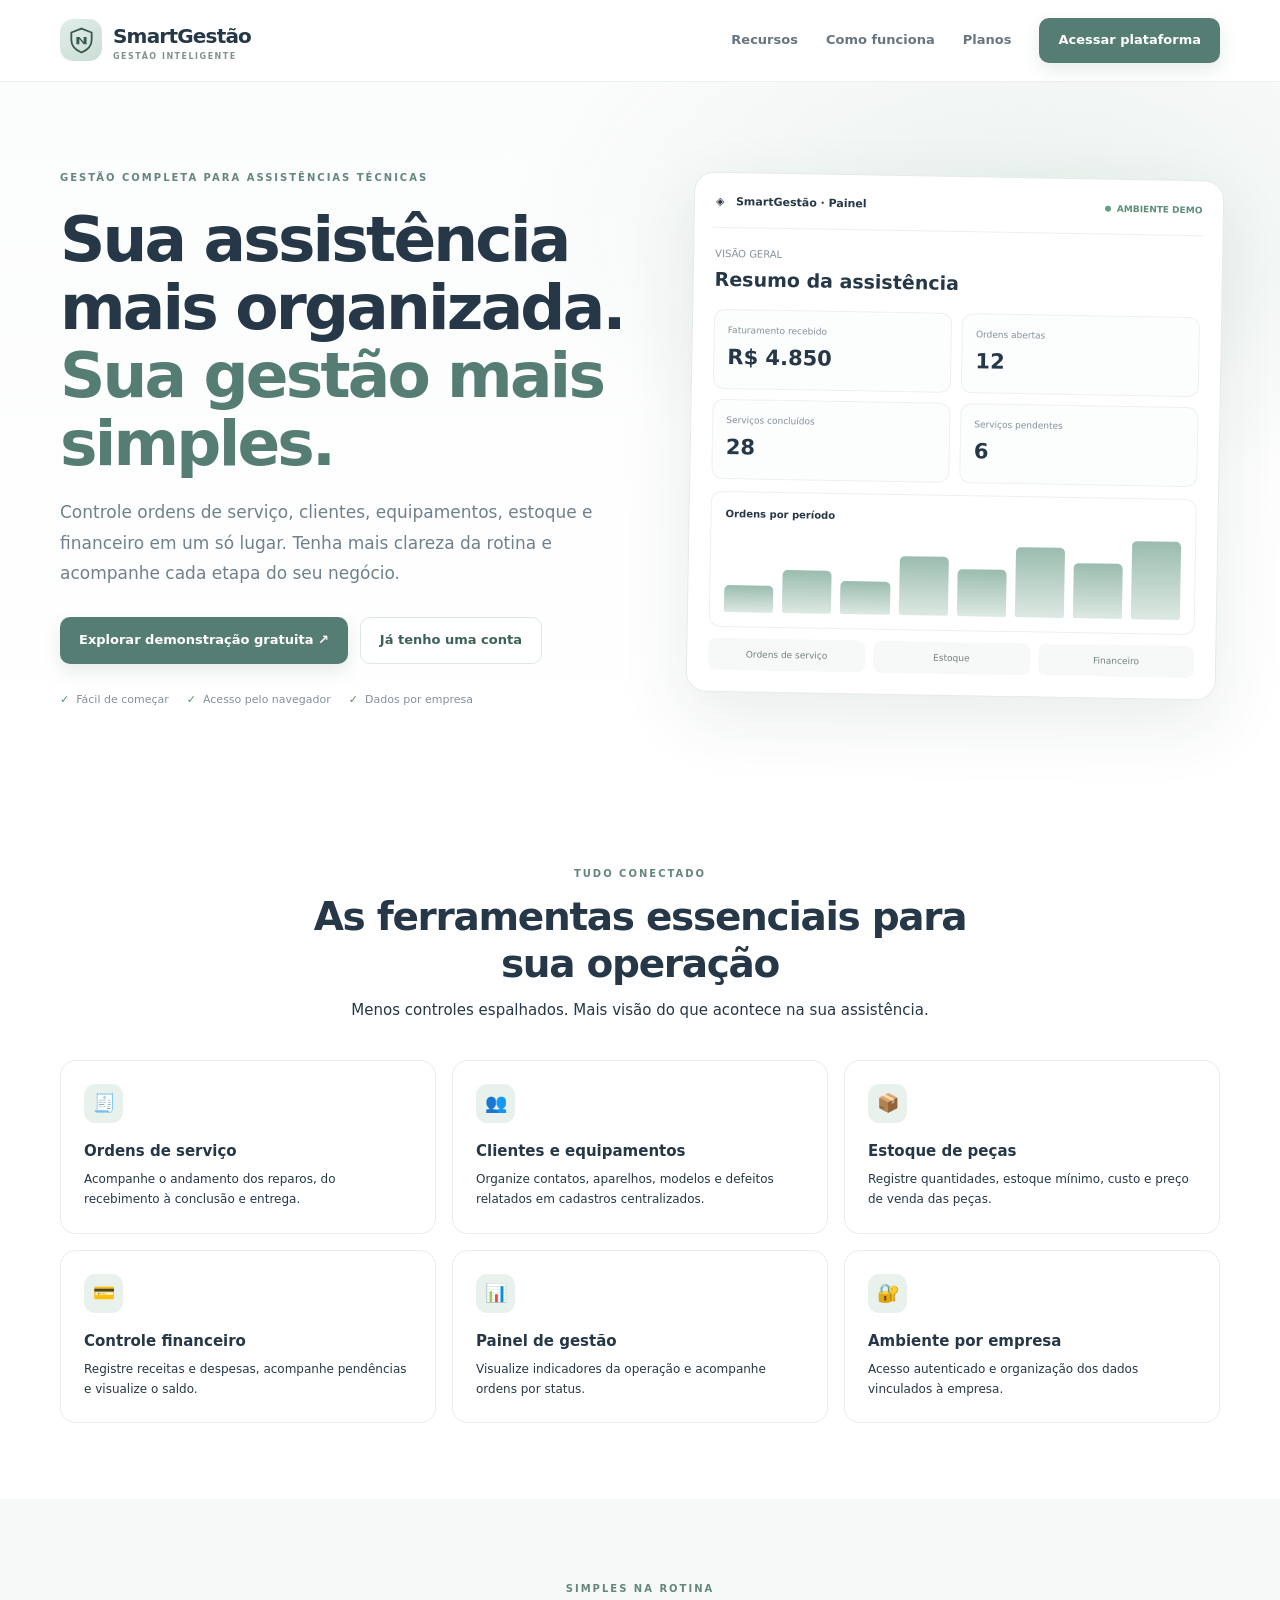
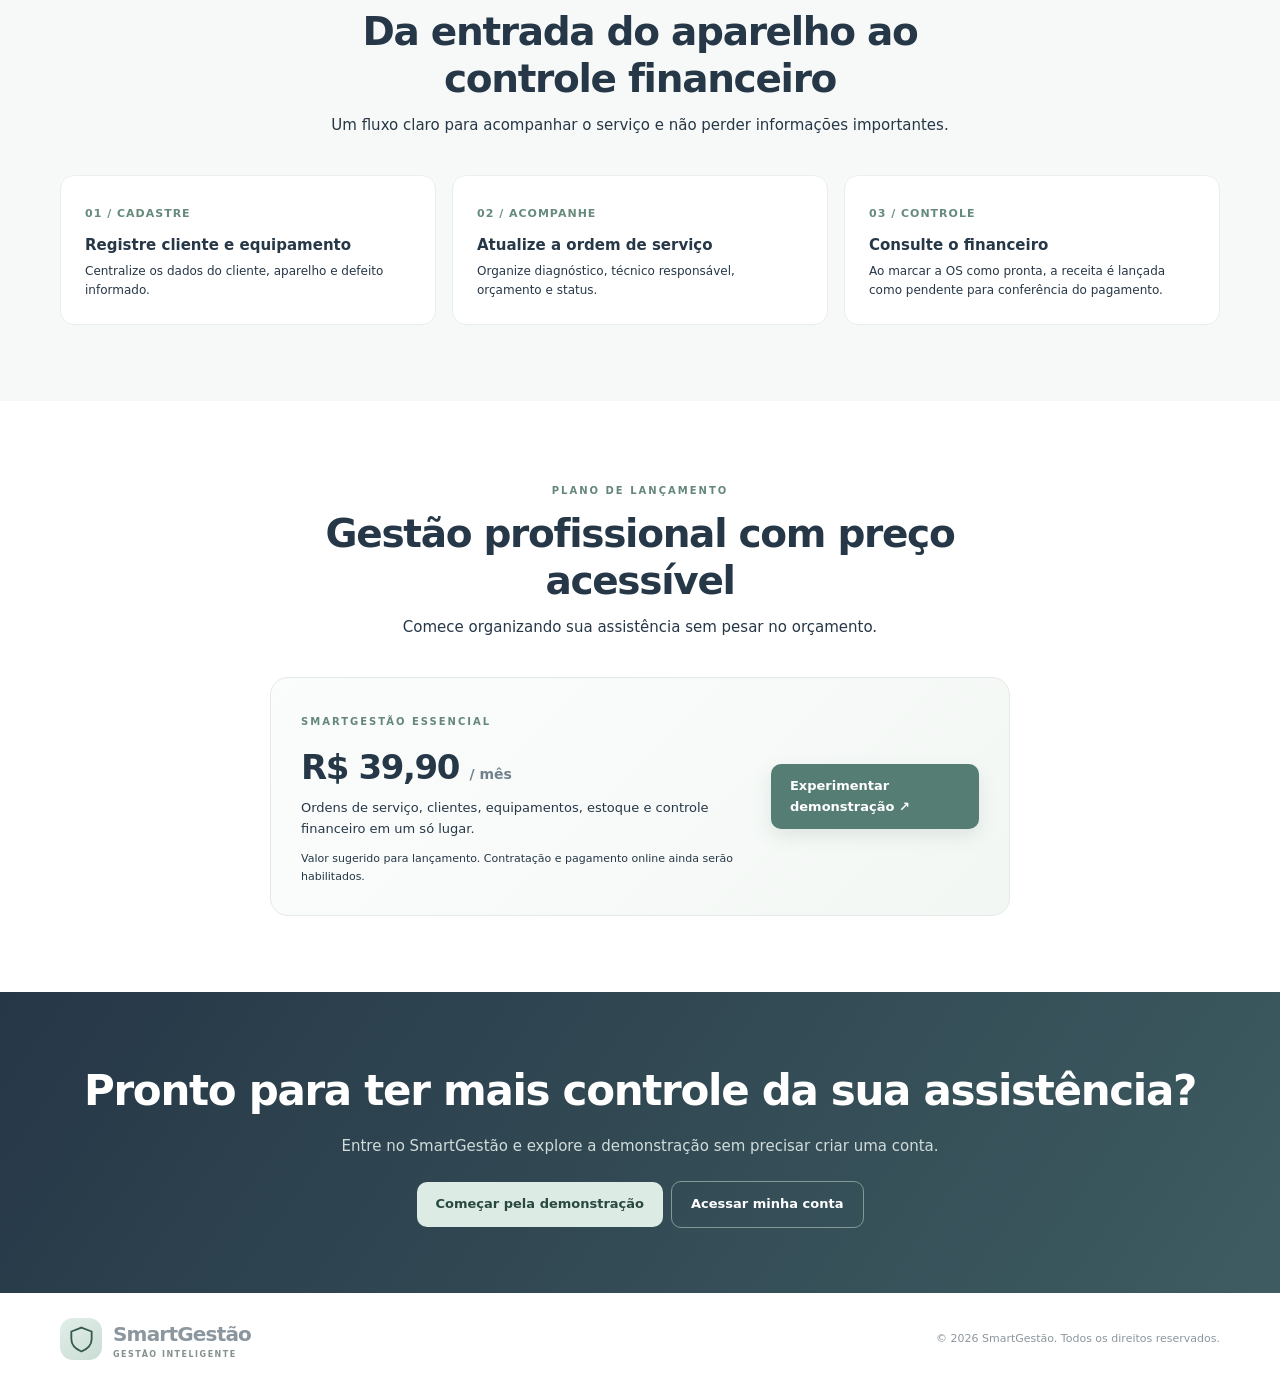
<file: apresentacao.html>
<!DOCTYPE html>
<html lang="pt-BR">
<head>
<meta charset="utf-8">
<meta name="viewport" content="width=device-width, initial-scale=1">
<meta name="theme-color" content="#263747">
<meta name="description" content="SmartGestão: organize ordens de serviço, clientes, equipamentos, estoque e financeiro da sua assistência técnica em um só lugar.">
<title>SmartGestão | Gestão inteligente para assistência técnica</title>
<style>
:root{--ink:#263747;--muted:#6f7d87;--green:#557d73;--pale:#e9f1ed;--line:#e7ecef;--bg:#f7f9fa}
*{box-sizing:border-box}html{scroll-behavior:smooth}body{margin:0;background:#fff;color:var(--ink);font:15px/1.6 Inter,"Segoe UI",system-ui,sans-serif}a{color:inherit;text-decoration:none}.wrap{width:min(1160px,calc(100% - 44px));margin:auto}
header{height:82px;display:flex;align-items:center;border-bottom:1px solid #edf0f2;background:#fff}.nav{display:flex;align-items:center;justify-content:space-between}.brand{display:flex;align-items:center;gap:11px;font-size:20px;font-weight:850;letter-spacing:-.8px}.mark{width:42px;height:42px;border-radius:13px;background:linear-gradient(145deg,#e2eee9,#c9ddd4);display:grid;place-items:center;color:#36584f}.mark svg{width:29px}.brand small{display:block;font-size:8px;letter-spacing:1.5px;color:#84928e;line-height:1.2}.links{display:flex;align-items:center;gap:28px;color:#687681;font-size:13px;font-weight:650}.links a:hover{color:var(--green)}.btn{display:inline-flex;align-items:center;justify-content:center;padding:12px 19px;border-radius:10px;background:var(--green);color:white;font-weight:750;font-size:13px;box-shadow:0 7px 18px #557d7326;transition:.2s}.btn:hover{transform:translateY(-1px);filter:brightness(1.05)}.btn.light{background:#fff;color:#3e6258;border:1px solid #dce8e2;box-shadow:none}.hero{padding:82px 0 76px;background:radial-gradient(ellipse at 80% 20%,#eaf2ee 0,transparent 35%),linear-gradient(180deg,#fbfcfc,#fff)}.hero-grid{display:grid;grid-template-columns:1.04fr .96fr;gap:55px;align-items:center}.eyebrow{color:#65877b;font-size:10px;letter-spacing:2px;font-weight:850}.hero h1{font-size:clamp(39px,5.1vw,63px);line-height:1.08;letter-spacing:-2.8px;margin:18px 0 19px;max-width:660px}.hero h1 span{color:var(--green)}.lead{font-size:17px;line-height:1.8;color:#71808a;max-width:540px;margin:0 0 28px}.actions{display:flex;gap:12px;flex-wrap:wrap}.trust{display:flex;gap:18px;flex-wrap:wrap;margin-top:27px;color:#849099;font-size:11px}.trust span:before{content:"✓";color:#5d8a78;font-weight:900;margin-right:7px}
.preview{position:relative;padding:18px;border:1px solid #e5ebea;border-radius:20px;background:#fff;box-shadow:0 24px 70px #243b3218;transform:rotate(1deg)}.preview-top{display:flex;align-items:center;justify-content:space-between;padding:2px 3px 16px;border-bottom:1px solid #edf0f1;font-size:11px;font-weight:800}.live{color:#5e8d78;font-size:9px}.live:before{content:"";display:inline-block;width:6px;height:6px;background:#62a27e;border-radius:50%;margin-right:6px}.preview-body{padding:18px 3px 3px}.preview-label{font-size:10px;color:#849099}.preview-title{font-size:19px;font-weight:800;margin:2px 0 15px}.metrics{display:grid;grid-template-columns:repeat(2,1fr);gap:10px}.metric{padding:13px;border:1px solid #edf0f1;border-radius:11px;background:#fcfdfd}.metric small{display:block;color:#849099;font-size:9px}.metric b{display:block;font-size:21px;margin-top:4px}.chart{margin-top:12px;padding:14px;border:1px solid #edf0f1;border-radius:11px}.chart-head{font-size:10px;font-weight:750;margin-bottom:12px}.bars{height:78px;display:flex;align-items:end;gap:9px}.bars i{display:block;flex:1;border-radius:5px 5px 2px 2px;background:linear-gradient(180deg,#9bbcaf,#dce9e2)}.preview-foot{display:flex;gap:8px;margin-top:11px}.preview-foot span{flex:1;padding:9px;background:#f7f9f8;border-radius:8px;font-size:9px;color:#74817c;text-align:center}
section.block{padding:76px 0}.section-head{text-align:center;max-width:670px;margin:0 auto 38px}.section-head h2{font-size:clamp(28px,3.4vw,39px);letter-spacing:-1.3px;line-height:1.2;margin:10px 0}.section-head p{color:var(--mut);margin:0}.features{display:grid;grid-template-columns:repeat(3,1fr);gap:16px}.feature{padding:23px;border:1px solid var(--line);border-radius:15px;background:#fff}.feature-icon{width:39px;height:39px;display:grid;place-items:center;border-radius:11px;background:var(--pale);font-size:18px}.feature h3{font-size:15px;margin:16px 0 6px}.feature p{font-size:12px;color:var(--mut);margin:0;line-height:1.7}.workflow{background:#f7f9f8}.steps{display:grid;grid-template-columns:repeat(3,1fr);gap:16px}.step{padding:24px;border-radius:14px;background:white;border:1px solid #e9efeb}.num{font-size:11px;color:#668b7c;font-weight:900;letter-spacing:1px}.step h3{font-size:15px;margin:9px 0 5px}.step p{font-size:12px;color:var(--mut);margin:0}.plans{max-width:740px;margin:auto;border:1px solid #e3ebe6;border-radius:18px;padding:30px;background:linear-gradient(135deg,#fbfdfc,#f3f7f4);display:flex;align-items:center;justify-content:space-between;gap:25px}.plans h3{font-size:20px;margin:0 0 5px}.plans p{font-size:13px;color:var(--mut);margin:0}.cta{padding:65px 0;background:linear-gradient(125deg,#263747,#3e5c61);color:#fff;text-align:center}.cta h2{font-size:clamp(28px,4vw,42px);letter-spacing:-1.3px;margin:0 0 10px}.cta p{color:#d0dcda;margin:0 0 23px}.cta .btn{background:#dcebe4;color:#29483f;box-shadow:none}.cta .btn.light{background:transparent;color:white;border-color:#829a96;margin-left:8px}footer{padding:25px 0;color:#8b969e;font-size:11px}.footer{display:flex;align-items:center;justify-content:space-between;gap:16px}
@media(max-width:800px){.links>a:not(.btn){display:none}.hero{padding:55px 0}.hero-grid{grid-template-columns:1fr;gap:38px}.preview{max-width:560px;margin:auto}.features{grid-template-columns:repeat(2,1fr)}.steps{grid-template-columns:1fr}.plans{align-items:flex-start;flex-direction:column}.workspace{padding:0}}
@media(max-width:520px){.wrap{width:min(100% - 32px,1160px)}header{height:70px}.brand{font-size:18px}.brand .mark{width:37px;height:37px}.links .btn{padding:10px 13px;font-size:11px}.hero h1{font-size:42px;letter-spacing:-2px}.lead{font-size:15px}.features{grid-template-columns:1fr}.block{padding:58px 0!important}.preview{padding:12px}.metric b{font-size:18px}.footer{align-items:flex-start;flex-direction:column}}
</style>
</head>
<body>
<header><div class="wrap nav">
<a class="brand" href="#"><span class="mark"><svg viewBox="0 0 40 40" aria-hidden="true"><path d="M20 3.5 34 9v10.2c0 8.2-5.8 13.8-14 17.3C11.8 33 6 27.4 6 19.2V9l14-5.5Z" fill="none" stroke="currentColor" stroke-width="2.5"/><path d="M13 25V15h4l6 7v-7h4v10h-4l-6-7v7z" fill="currentColor"/></svg></span><span>SmartGestão<small>GESTÃO INTELIGENTE</small></span></a>
<nav class="links"><a href="#recursos">Recursos</a><a href="#como-funciona">Como funciona</a><a href="#planos">Planos</a><a class="btn" href="app.html">Acessar plataforma</a></nav>
</div></header>
<main>
<section class="hero"><div class="wrap hero-grid">
<div><span class="eyebrow">GESTÃO COMPLETA PARA ASSISTÊNCIAS TÉCNICAS</span><h1>Sua assistência mais organizada. <span>Sua gestão mais simples.</span></h1><p class="lead">Controle ordens de serviço, clientes, equipamentos, estoque e financeiro em um só lugar. Tenha mais clareza da rotina e acompanhe cada etapa do seu negócio.</p><div class="actions"><a class="btn" href="app.html#demo">Explorar demonstração gratuita ↗</a><a class="btn light" href="app.html">Já tenho uma conta</a></div><div class="trust"><span>Fácil de começar</span><span>Acesso pelo navegador</span><span>Dados por empresa</span></div></div>
<div class="preview" aria-label="Prévia ilustrativa do painel SmartGestão"><div class="preview-top"><span>◈ &nbsp; SmartGestão · Painel</span><span class="live">AMBIENTE DEMO</span></div><div class="preview-body"><div class="preview-label">VISÃO GERAL</div><div class="preview-title">Resumo da assistência</div><div class="metrics"><div class="metric"><small>Faturamento recebido</small><b>R$ 4.850</b></div><div class="metric"><small>Ordens abertas</small><b>12</b></div><div class="metric"><small>Serviços concluídos</small><b>28</b></div><div class="metric"><small>Serviços pendentes</small><b>6</b></div></div><div class="chart"><div class="chart-head">Ordens por período</div><div class="bars"><i style="height:35%"></i><i style="height:55%"></i><i style="height:42%"></i><i style="height:76%"></i><i style="height:60%"></i><i style="height:90%"></i><i style="height:70%"></i><i style="height:100%"></i></div></div><div class="preview-foot"><span>Ordens de serviço</span><span>Estoque</span><span>Financeiro</span></div></div></div>
</div></section>
<section class="block" id="recursos"><div class="wrap"><div class="section-head"><span class="eyebrow">TUDO CONECTADO</span><h2>As ferramentas essenciais para sua operação</h2><p>Menos controles espalhados. Mais visão do que acontece na sua assistência.</p></div><div class="features">
<article class="feature"><div class="feature-icon">🧾</div><h3>Ordens de serviço</h3><p>Acompanhe o andamento dos reparos, do recebimento à conclusão e entrega.</p></article>
<article class="feature"><div class="feature-icon">👥</div><h3>Clientes e equipamentos</h3><p>Organize contatos, aparelhos, modelos e defeitos relatados em cadastros centralizados.</p></article>
<article class="feature"><div class="feature-icon">📦</div><h3>Estoque de peças</h3><p>Registre quantidades, estoque mínimo, custo e preço de venda das peças.</p></article>
<article class="feature"><div class="feature-icon">💳</div><h3>Controle financeiro</h3><p>Registre receitas e despesas, acompanhe pendências e visualize o saldo.</p></article>
<article class="feature"><div class="feature-icon">📊</div><h3>Painel de gestão</h3><p>Visualize indicadores da operação e acompanhe ordens por status.</p></article>
<article class="feature"><div class="feature-icon">🔐</div><h3>Ambiente por empresa</h3><p>Acesso autenticado e organização dos dados vinculados à empresa.</p></article>
</div></div></section>
<section class="block workflow" id="como-funciona"><div class="wrap"><div class="section-head"><span class="eyebrow">SIMPLES NA ROTINA</span><h2>Da entrada do aparelho ao controle financeiro</h2><p>Um fluxo claro para acompanhar o serviço e não perder informações importantes.</p></div><div class="steps">
<article class="step"><span class="num">01 / CADASTRE</span><h3>Registre cliente e equipamento</h3><p>Centralize os dados do cliente, aparelho e defeito informado.</p></article>
<article class="step"><span class="num">02 / ACOMPANHE</span><h3>Atualize a ordem de serviço</h3><p>Organize diagnóstico, técnico responsável, orçamento e status.</p></article>
<article class="step"><span class="num">03 / CONTROLE</span><h3>Consulte o financeiro</h3><p>Ao marcar a OS como pronta, a receita é lançada como pendente para conferência do pagamento.</p></article>
</div></div></section>
<section class="block" id="planos"><div class="wrap"><div class="section-head"><span class="eyebrow">PLANO DE LANÇAMENTO</span><h2>Gestão profissional com preço acessível</h2><p>Comece organizando sua assistência sem pesar no orçamento.</p></div><div class="plans"><div><span class="eyebrow">SMARTGESTÃO ESSENCIAL</span><h3 style="font-size:34px;letter-spacing:-1.4px;margin:8px 0 4px">R$ 39,90 <small style="font-size:14px;color:#71808a;font-weight:600;letter-spacing:0">/ mês</small></h3><p>Ordens de serviço, clientes, equipamentos, estoque e controle financeiro em um só lugar.</p><p style="font-size:11px;margin-top:10px">Valor sugerido para lançamento. Contratação e pagamento online ainda serão habilitados.</p></div><a class="btn" href="app.html#demo">Experimentar demonstração ↗</a></div></div></section>
<section class="cta"><div class="wrap"><h2>Pronto para ter mais controle da sua assistência?</h2><p>Entre no SmartGestão e explore a demonstração sem precisar criar uma conta.</p><a class="btn" href="app.html#demo">Começar pela demonstração</a><a class="btn light" href="app.html">Acessar minha conta</a></div></section>
</main>
<footer><div class="wrap footer"><a class="brand" href="#"><span class="mark"><svg viewBox="0 0 40 40" aria-hidden="true"><path d="M20 3.5 34 9v10.2c0 8.2-5.8 13.8-14 17.3C11.8 33 6 27.4 6 19.2V9l14-5.5Z" fill="none" stroke="currentColor" stroke-width="2.5"/></svg></span><span>SmartGestão<small>GESTÃO INTELIGENTE</small></span></a><span>© 2026 SmartGestão. Todos os direitos reservados.</span></div></footer>
</body></html>
</file>
